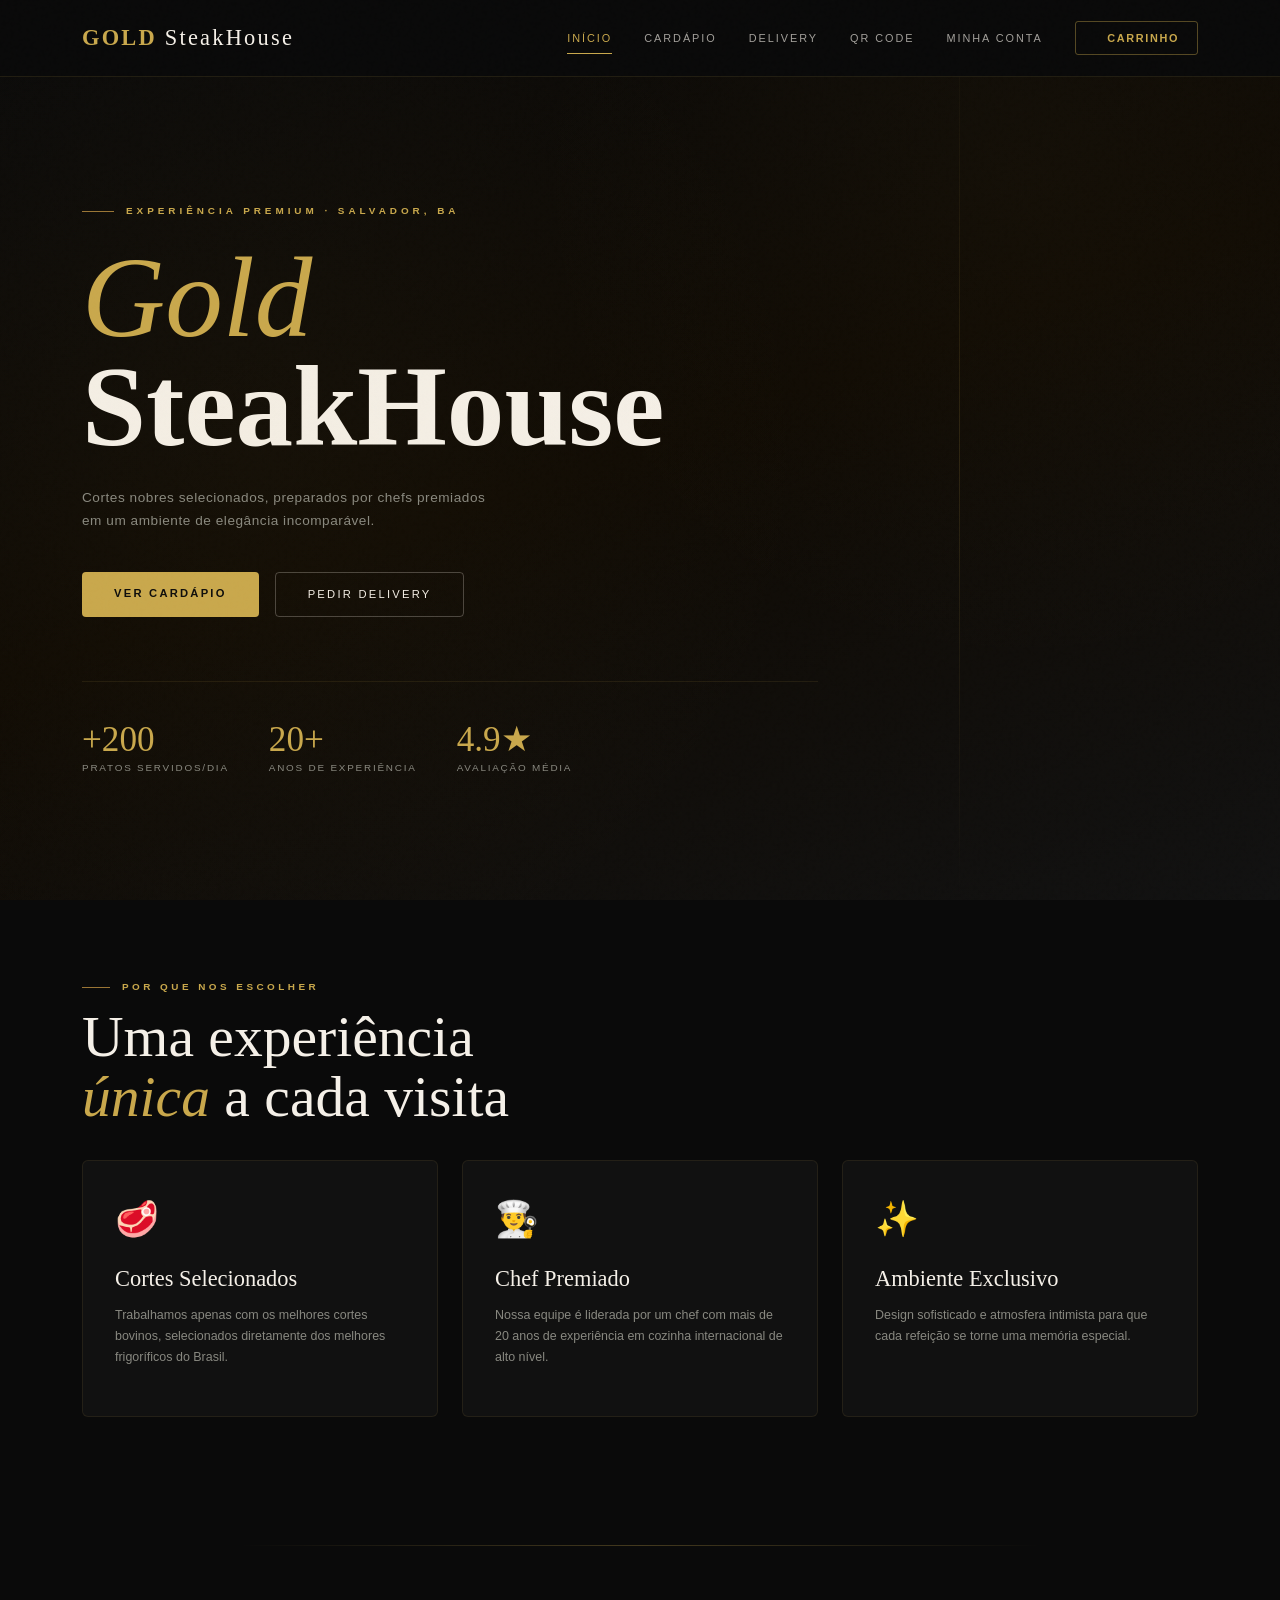
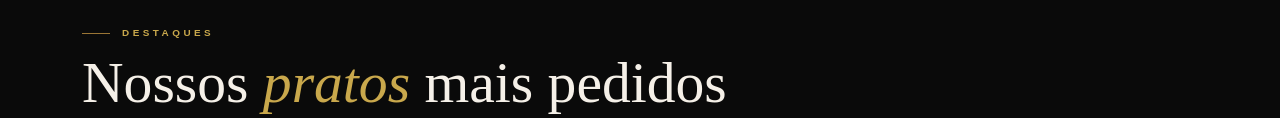
<file: index.html>
﻿<!DOCTYPE html>
<html lang="pt-BR">
<head>
  <meta charset="UTF-8">
  <meta http-equiv="refresh" content="0; url=public/home/index.html">
  <title>Gold SteakHouse</title>
</head>
<body>
  <p>Redirecionando... <a href="public/home/index.html">Clique aqui se não for redirecionado automaticamente</a></p>
</body>
</html>
</file>
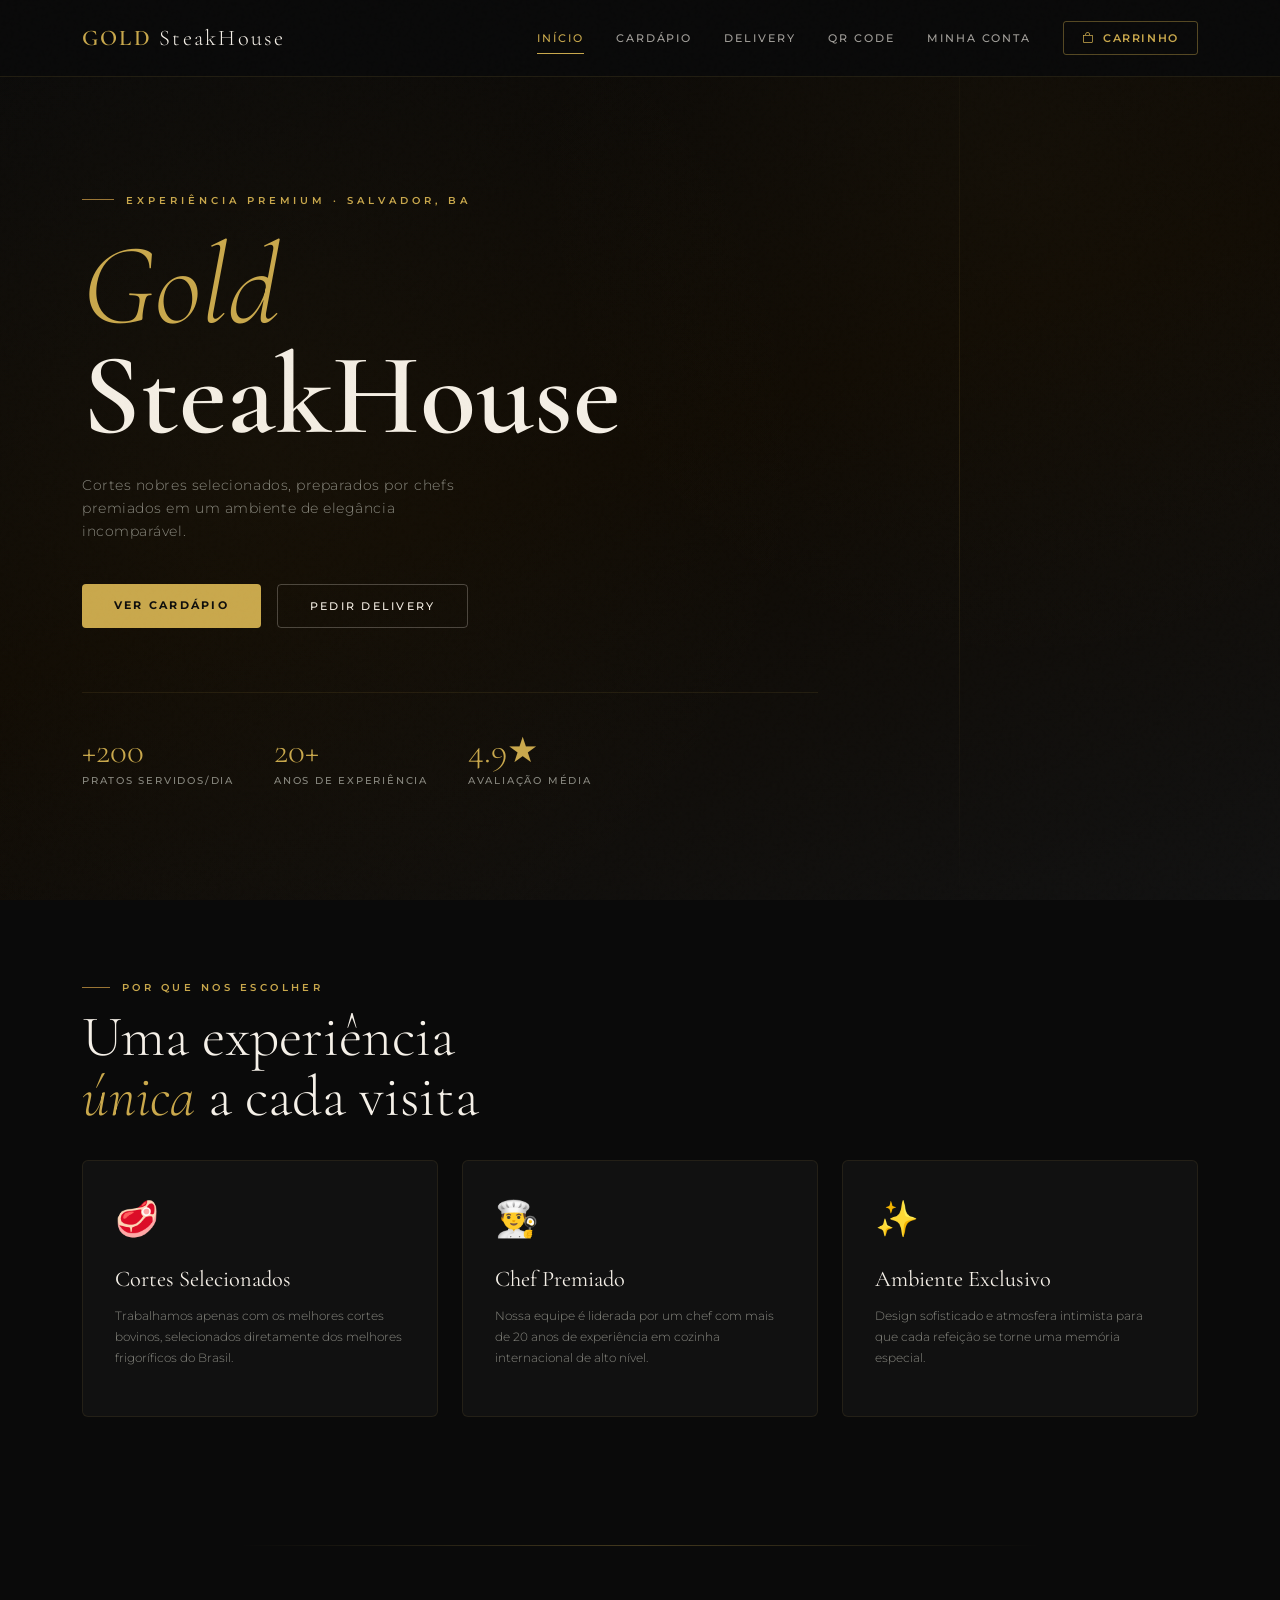
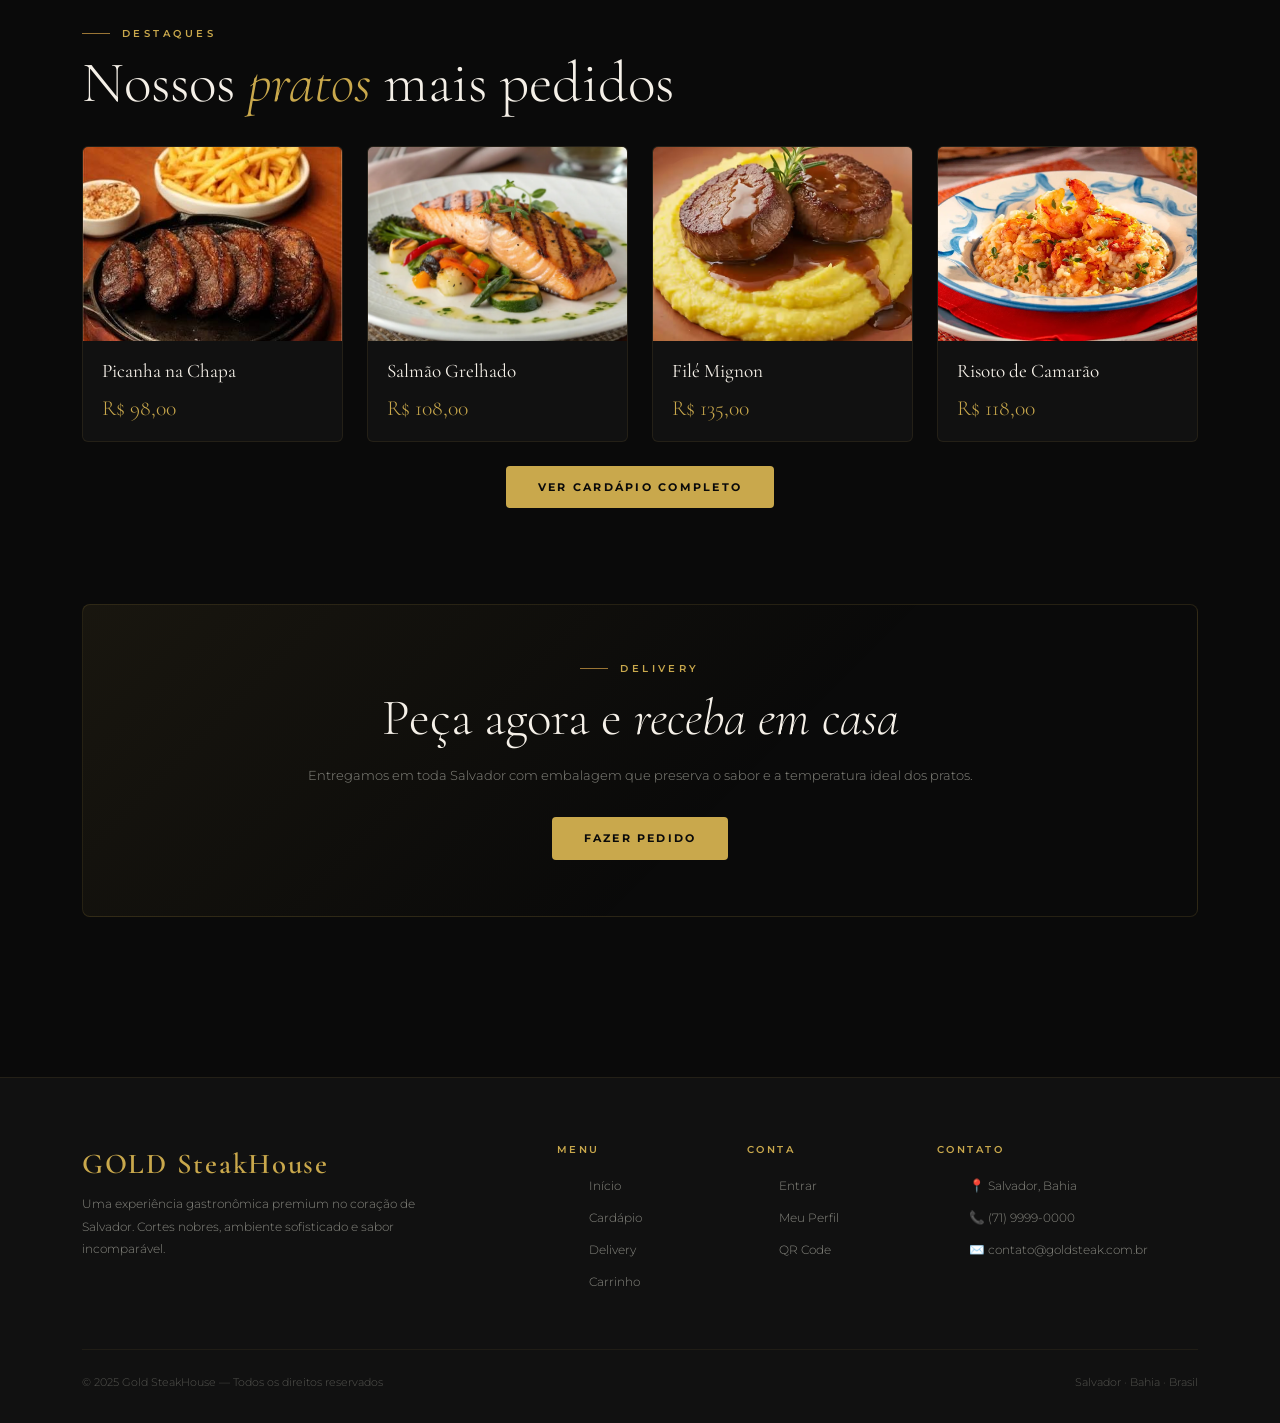
<file: public/home/index.html>
<!DOCTYPE html>
<html lang="pt-BR">
<head>
  <meta charset="UTF-8">
  <meta name="viewport" content="width=device-width, initial-scale=1.0">
  <title>Gold SteakHouse — Início</title>
  <link rel="preconnect" href="https://fonts.googleapis.com">
  <link href="https://fonts.googleapis.com/css2?family=Cormorant+Garamond:ital,wght@0,300;0,400;0,600;1,300;1,400&family=Montserrat:wght@300;400;500;600;700&display=swap" rel="stylesheet">
  <link href="https://cdn.jsdelivr.net/npm/bootstrap@5.3.3/dist/css/bootstrap.min.css" rel="stylesheet">
  <link href="https://cdn.jsdelivr.net/npm/bootstrap-icons@1.11.3/font/bootstrap-icons.min.css" rel="stylesheet">
  <link rel="stylesheet" href="../assets/css/global.css">
  <link rel="stylesheet" href="../assets/css/navbar.css">
  <link rel="stylesheet" href="../assets/css/home.css">
</head>
<body>

<!-- NAVBAR -->
<nav class="navbar navbar-expand-lg gs-navbar fixed-top">
  <div class="container">
    <a class="navbar-brand" href="index.html">GOLD <span>SteakHouse</span></a>
    <button class="navbar-toggler" type="button" data-bs-toggle="collapse" data-bs-target="#navMenu">
      <span class="navbar-toggler-icon"></span>
    </button>
    <div class="collapse navbar-collapse" id="navMenu">
      <ul class="navbar-nav ms-auto mb-2 mb-lg-0">
        <li class="nav-item"><a class="nav-link active" href="index.html">Início</a></li>
        <li class="nav-item"><a class="nav-link" href="../cardapio/cardapio.html">Cardápio</a></li>
        <li class="nav-item"><a class="nav-link" href="../delivery/delivery.html">Delivery</a></li>
        <li class="nav-item"><a class="nav-link" href="../qrcode/qrcode.html">QR Code</a></li>
        <li class="nav-item"><a class="nav-link" href="../perfil/perfil.html">Minha Conta</a></li>
      </ul>
      <div class="ms-lg-3 mt-2 mt-lg-0">
        <button class="btn-cart-nav" onclick="window.location.href='../carrinho/carrinho.html'">
          <i class="bi bi-bag"></i> Carrinho
          <span class="cart-badge" id="cartBadge" style="display:none">0</span>
        </button>
      </div>
    </div>
  </div>
</nav>

<!-- HERO -->
<section class="hero">
  <div class="hero-bg-pattern"></div>
  <div class="hero-line-deco"></div>
  <div class="container">
    <div class="row">
      <div class="col-lg-8">
        <div class="hero-tag">Experiência Premium · Salvador, BA</div>
        <h1 class="hero-title">
          <em>Gold</em>
          <strong>SteakHouse</strong>
        </h1>
        <p class="hero-sub">Cortes nobres selecionados, preparados por chefs premiados em um ambiente de elegância incomparável.</p>
        <div class="hero-ctas">
          <a href="../cardapio/cardapio.html" class="btn-gold">Ver Cardápio</a>
          <a href="../delivery/delivery.html" class="btn-outline">Pedir Delivery</a>
        </div>
        <div class="hero-stats">
          <div>
            <div class="hero-stat-num">+200</div>
            <div class="hero-stat-label">Pratos servidos/dia</div>
          </div>
          <div>
            <div class="hero-stat-num">20+</div>
            <div class="hero-stat-label">Anos de experiência</div>
          </div>
          <div>
            <div class="hero-stat-num">4.9★</div>
            <div class="hero-stat-label">Avaliação média</div>
          </div>
        </div>
      </div>
    </div>
  </div>
</section>

<!-- DIFERENCIAIS -->
<section class="home-section">
  <div class="container">
    <div class="section-label">Por que nos escolher</div>
    <h2 class="section-title">Uma experiência<br><em>única</em> a cada visita</h2>
    <div class="row g-4">
      <div class="col-md-4">
        <div class="feature-card">
          <span class="feature-icon">🥩</span>
          <div class="feature-title">Cortes Selecionados</div>
          <p class="feature-desc">Trabalhamos apenas com os melhores cortes bovinos, selecionados diretamente dos melhores frigoríficos do Brasil.</p>
        </div>
      </div>
      <div class="col-md-4">
        <div class="feature-card">
          <span class="feature-icon">👨‍🍳</span>
          <div class="feature-title">Chef Premiado</div>
          <p class="feature-desc">Nossa equipe é liderada por um chef com mais de 20 anos de experiência em cozinha internacional de alto nível.</p>
        </div>
      </div>
      <div class="col-md-4">
        <div class="feature-card">
          <span class="feature-icon">✨</span>
          <div class="feature-title">Ambiente Exclusivo</div>
          <p class="feature-desc">Design sofisticado e atmosfera intimista para que cada refeição se torne uma memória especial.</p>
        </div>
      </div>
    </div>
  </div>
</section>

<div class="gold-divider mx-auto" style="max-width:800px;"></div>

<!-- PRÉVIA DO CARDÁPIO -->
<section class="home-section" style="padding-top: 2rem;">
  <div class="container">
    <div class="section-label">Destaques</div>
    <h2 class="section-title">Nossos <em>pratos</em> mais pedidos</h2>
    <div class="row g-4 preview-grid mb-4">
      <div class="col-sm-6 col-lg-3">
        <div class="preview-item">
          <img class="preview-img" src="../assets/images/principal-picanha.jpeg" alt="Picanha na Chapa">
          <div class="preview-body">
            <div class="preview-name">Picanha na Chapa</div>
            <div class="preview-preco">R$ 98,00</div>
          </div>
        </div>
      </div>
      <div class="col-sm-6 col-lg-3">
        <div class="preview-item">
          <img class="preview-img" src="../assets/images/principal-salmao.jpeg" alt="Salmão Grelhado">
          <div class="preview-body">
            <div class="preview-name">Salmão Grelhado</div>
            <div class="preview-preco">R$ 108,00</div>
          </div>
        </div>
      </div>
      <div class="col-sm-6 col-lg-3">
        <div class="preview-item">
          <img class="preview-img" src="../assets/images/principal-filemignon.jpeg" alt="Filé Mignon com Purê">
          <div class="preview-body">
            <div class="preview-name">Filé Mignon</div>
            <div class="preview-preco">R$ 135,00</div>
          </div>
        </div>
      </div>
      <div class="col-sm-6 col-lg-3">
        <div class="preview-item">
          <img class="preview-img" src="../assets/images/principal-risoto-camarao.jpeg" alt="Risoto de Camarão">
          <div class="preview-body">
            <div class="preview-name">Risoto de Camarão</div>
            <div class="preview-preco">R$ 118,00</div>
          </div>
        </div>
      </div>
    </div>
    <div class="text-center">
      <a href="../cardapio/cardapio.html" class="btn-gold">Ver Cardápio Completo</a>
    </div>
  </div>
</section>

<!-- CTA DELIVERY -->
<section class="home-section" style="padding-top: 1rem;">
  <div class="container">
    <div class="cta-banner">
      <div class="section-label justify-content-center">Delivery</div>
      <h2>Peça agora e <em>receba em casa</em></h2>
      <p>Entregamos em toda Salvador com embalagem que preserva o sabor e a temperatura ideal dos pratos.</p>
      <a href="../delivery/delivery.html" class="btn-gold">Fazer Pedido</a>
    </div>
  </div>
</section>

<!-- FOOTER -->
<footer class="site-footer">
  <div class="container">
    <div class="row g-4">
      <div class="col-lg-4">
        <div class="footer-logo">GOLD SteakHouse</div>
        <p class="footer-desc">Uma experiência gastronômica premium no coração de Salvador. Cortes nobres, ambiente sofisticado e sabor incomparável.</p>
      </div>
      <div class="col-6 col-lg-2 offset-lg-1">
        <div class="footer-heading">Menu</div>
        <ul class="footer-links">
          <li><a href="index.html">Início</a></li>
          <li><a href="../cardapio/cardapio.html">Cardápio</a></li>
          <li><a href="../delivery/delivery.html">Delivery</a></li>
          <li><a href="../carrinho/carrinho.html">Carrinho</a></li>
        </ul>
      </div>
      <div class="col-6 col-lg-2">
        <div class="footer-heading">Conta</div>
        <ul class="footer-links">
          <li><a href="../login/login.html">Entrar</a></li>
          <li><a href="../perfil/perfil.html">Meu Perfil</a></li>
          <li><a href="../qrcode/qrcode.html">QR Code</a></li>
        </ul>
      </div>
      <div class="col-lg-3">
        <div class="footer-heading">Contato</div>
        <ul class="footer-links">
          <li><a href="#">📍 Salvador, Bahia</a></li>
          <li><a href="#">📞 (71) 9999-0000</a></li>
          <li><a href="#">✉️ contato@goldsteak.com.br</a></li>
        </ul>
      </div>
    </div>
    <div class="footer-bottom">
      <span>© 2025 Gold SteakHouse — Todos os direitos reservados</span>
      <span>Salvador · Bahia · Brasil</span>
    </div>
  </div>
</footer>

<script src="https://cdn.jsdelivr.net/npm/bootstrap@5.3.3/dist/js/bootstrap.bundle.min.js"></script>
<script src="../assets/js/data.js"></script>
<script src="../assets/js/cart.js"></script>
</body>
</html>
</file>
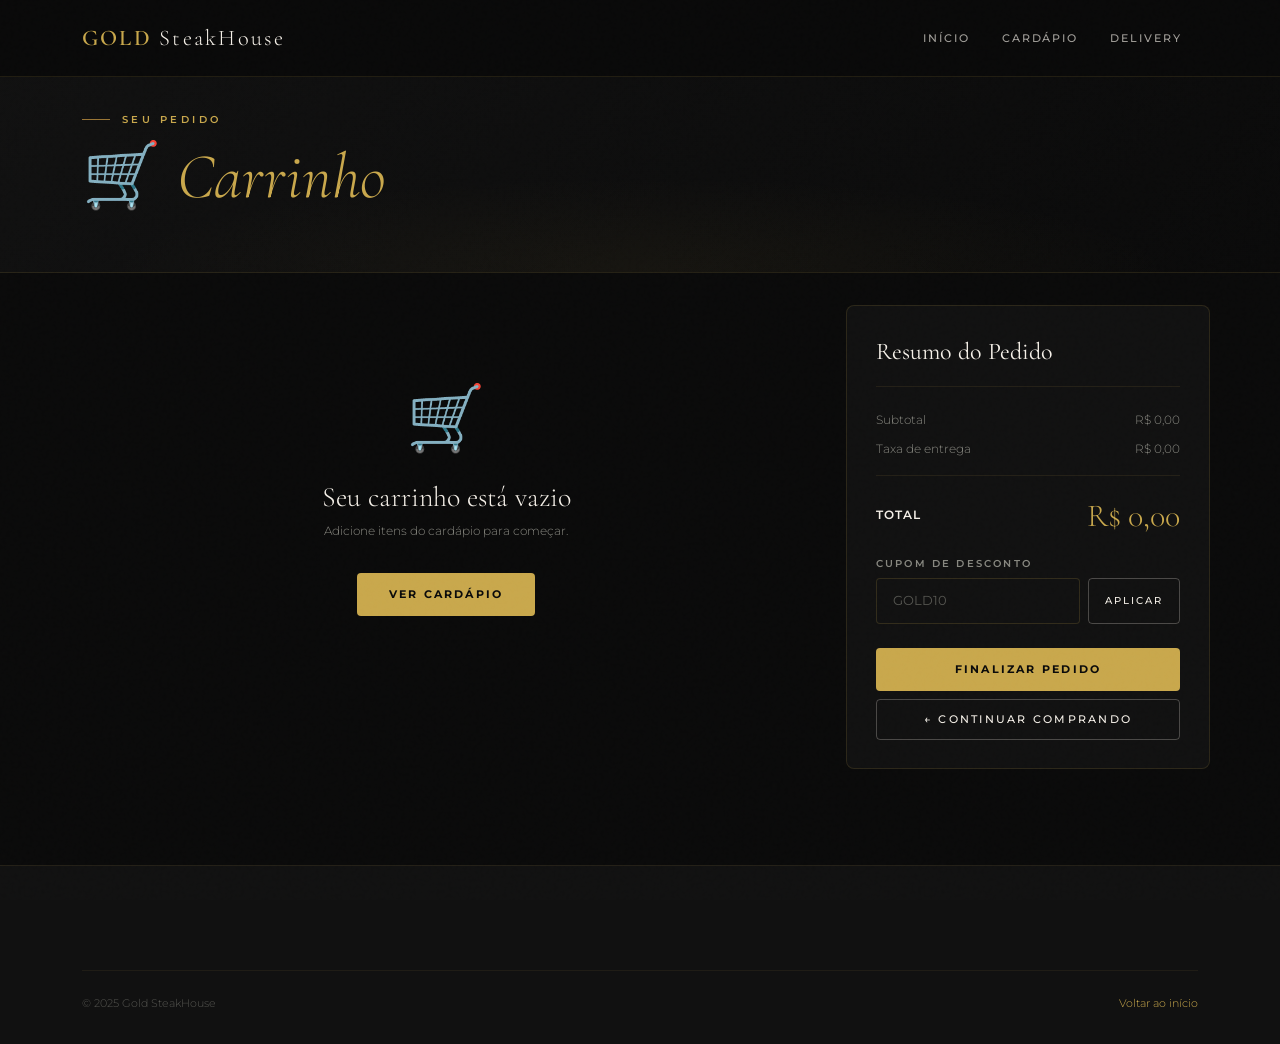
<file: public/carrinho/carrinho.html>
<!DOCTYPE html>
<html lang="pt-BR">
<head>
  <meta charset="UTF-8">
  <meta name="viewport" content="width=device-width, initial-scale=1.0">
  <title>Carrinho — Gold SteakHouse</title>
  <link rel="preconnect" href="https://fonts.googleapis.com">
  <link href="https://fonts.googleapis.com/css2?family=Cormorant+Garamond:ital,wght@0,300;0,400;0,600;1,300;1,400&family=Montserrat:wght@300;400;500;600;700&display=swap" rel="stylesheet">
  <link href="https://cdn.jsdelivr.net/npm/bootstrap@5.3.3/dist/css/bootstrap.min.css" rel="stylesheet">
  <link href="https://cdn.jsdelivr.net/npm/bootstrap-icons@1.11.3/font/bootstrap-icons.min.css" rel="stylesheet">
  <link rel="stylesheet" href="../assets/css/global.css">
  <link rel="stylesheet" href="../assets/css/navbar.css">
  <link rel="stylesheet" href="../assets/css/pages.css">
</head>
<body>

<nav class="navbar navbar-expand-lg gs-navbar fixed-top">
  <div class="container">
    <a class="navbar-brand" href="../home/index.html">GOLD <span>SteakHouse</span></a>
    <button class="navbar-toggler" type="button" data-bs-toggle="collapse" data-bs-target="#navMenu">
      <span class="navbar-toggler-icon"></span>
    </button>
    <div class="collapse navbar-collapse" id="navMenu">
      <ul class="navbar-nav ms-auto mb-2 mb-lg-0">
        <li class="nav-item"><a class="nav-link" href="../home/index.html">Início</a></li>
        <li class="nav-item"><a class="nav-link" href="../cardapio/cardapio.html">Cardápio</a></li>
        <li class="nav-item"><a class="nav-link" href="../delivery/delivery.html">Delivery</a></li>
      </ul>
    </div>
  </div>
</nav>

<header class="page-hero">
  <div class="container">
    <div class="section-label">Seu pedido</div>
    <h1>🛒 <em>Carrinho</em></h1>
  </div>
</header>

<main class="container carrinho-wrap">
  <div class="row g-4">
    <!-- Itens -->
    <div class="col-lg-8">
      <div id="cartItems"></div>
    </div>

    <!-- Resumo -->
    <div class="col-lg-4">
      <div class="cart-summary">
        <div class="summary-title">Resumo do Pedido</div>
        <div class="summary-line">
          <span>Subtotal</span>
          <span id="sumSubtotal">R$ 0,00</span>
        </div>
        <div class="summary-line">
          <span>Taxa de entrega</span>
          <span id="sumEntrega">R$ 0,00</span>
        </div>
        <div class="summary-total">
          <span class="summary-total-label">Total</span>
          <span class="summary-total-val" id="sumTotal">R$ 0,00</span>
        </div>
        <div class="mt-3">
          <div class="mb-2">
            <label class="form-label-gold" for="cupom">Cupom de desconto</label>
            <div style="display:flex; gap:8px;">
              <input type="text" id="cupom" class="form-control-gold" placeholder="GOLD10" style="flex:1;">
              <button class="btn-outline" style="padding:10px 16px; font-size:0.65rem; white-space:nowrap;" onclick="aplicarCupom()">Aplicar</button>
            </div>
            <div id="cupomMsg" style="font-size:0.68rem; margin-top:6px;"></div>
          </div>
        </div>
        <button class="btn-gold w-100 mt-3" id="btnFinalizar" onclick="finalizar()">
          Finalizar Pedido
        </button>
        <a href="../cardapio/cardapio.html" class="btn-outline w-100 mt-2" style="text-align:center; display:block; padding:11px;">
          ← Continuar comprando
        </a>
      </div>
    </div>
  </div>
</main>

<footer class="site-footer" style="margin-top:2rem;">
  <div class="container">
    <div class="footer-bottom">
      <span>© 2025 Gold SteakHouse</span>
      <a href="../home/index.html" style="color:var(--gold);">Voltar ao início</a>
    </div>
  </div>
</footer>

<!-- Modal confirmação -->
<div class="modal fade" id="modalFinalizar" tabindex="-1">
  <div class="modal-dialog modal-dialog-centered">
    <div class="modal-content" style="background: var(--black-2); border: 1px solid rgba(201,168,76,0.2); border-radius:8px; text-align:center;">
      <div class="modal-body p-4">
        <div style="font-size:3rem; margin-bottom:1rem;">🎉</div>
        <div style="font-family:var(--font-display); font-size:2rem; font-weight:300; color:var(--white); margin-bottom:0.5rem;">Pedido confirmado!</div>
        <p style="font-size:0.78rem; color:var(--gray); margin-bottom:2rem; line-height:1.7;">
          Seu pedido foi recebido com sucesso. Em breve nossa equipe entrará em contato para confirmar o prazo de entrega.
        </p>
        <button class="btn-gold" onclick="voltarInicio()">Voltar ao início</button>
      </div>
    </div>
  </div>
</div>

<script src="https://cdn.jsdelivr.net/npm/bootstrap@5.3.3/dist/js/bootstrap.bundle.min.js"></script>
<script src="../assets/js/data.js"></script>
<script src="../assets/js/cart.js"></script>
<script>
const TAXA = 8;
let desconto = 0;

function renderCarrinho() {
  const el = document.getElementById('cartItems');
  const items = Cart.items;

  if (items.length === 0) {
    el.innerHTML = `
      <div class="empty-cart">
        <div class="empty-cart-icon">🛒</div>
        <h3 style="font-family:var(--font-display); font-weight:300; color:var(--white); margin-bottom:0.5rem;">Seu carrinho está vazio</h3>
        <p style="font-size:0.78rem; margin-bottom:2rem;">Adicione itens do cardápio para começar.</p>
        <a href="../cardapio/cardapio.html" class="btn-gold">Ver Cardápio</a>
      </div>`;
    document.getElementById('btnFinalizar').disabled = true;
    atualizarResumo();
    return;
  }

  document.getElementById('btnFinalizar').disabled = false;
  el.innerHTML = items.map(item => `
    <div class="cart-item" id="ci-${item.id}">
      <img class="cart-item-img" src="${item.img}" alt="${item.nome}" onerror="this.src='https://images.unsplash.com/photo-1504674900247-0877df9cc836?w=200&q=75'">
      <div style="flex:1; min-width:0;">
        <div class="cart-item-name">${item.nome}</div>
        <div class="cart-item-preco">${formatPreco(item.preco)} cada</div>
      </div>
      <div class="qty-ctrl">
        <button class="qty-btn" onclick="mudarQty('${item.id}', ${item.qty - 1})">−</button>
        <div class="qty-num">${item.qty}</div>
        <button class="qty-btn" onclick="mudarQty('${item.id}', ${item.qty + 1})">+</button>
      </div>
      <div class="cart-item-subtotal">${formatPreco(item.preco * item.qty)}</div>
      <button class="btn-remove" onclick="remover('${item.id}')" title="Remover">
        <i class="bi bi-trash"></i>
      </button>
    </div>
  `).join('');
  atualizarResumo();
}

function mudarQty(id, qty) {
  if (qty < 1) { remover(id); return; }
  Cart.updateQty(id, qty);
  renderCarrinho();
}

function remover(id) {
  Cart.remove(id);
  renderCarrinho();
}

function atualizarResumo() {
  const sub = Cart.total();
  const taxa = Cart.items.length > 0 ? TAXA : 0;
  const total = sub + taxa - desconto;
  document.getElementById('sumSubtotal').textContent = formatPreco(sub);
  document.getElementById('sumEntrega').textContent = formatPreco(taxa);
  document.getElementById('sumTotal').textContent = formatPreco(Math.max(0, total));
}

function aplicarCupom() {
  const cupom = document.getElementById('cupom').value.trim().toUpperCase();
  const msg = document.getElementById('cupomMsg');
  const CUPONS = { 'GOLD10': 10, 'GOLDVIP': 20, 'BEMVINDO': 15 };
  if (CUPONS[cupom]) {
    desconto = CUPONS[cupom];
    msg.style.color = 'var(--gold)';
    msg.textContent = `✓ Cupom aplicado: -R$ ${desconto.toFixed(2).replace('.',',')}`;
    atualizarResumo();
  } else {
    desconto = 0;
    msg.style.color = '#e74c3c';
    msg.textContent = 'Cupom inválido ou expirado.';
    atualizarResumo();
  }
}

function finalizar() {
  if (Cart.items.length === 0) return;
  new bootstrap.Modal(document.getElementById('modalFinalizar')).show();
}

function voltarInicio() {
  Cart.clear();
  window.location.href = '../home/index.html';
}

document.addEventListener('DOMContentLoaded', renderCarrinho);
</script>
</body>
</html>
</file>
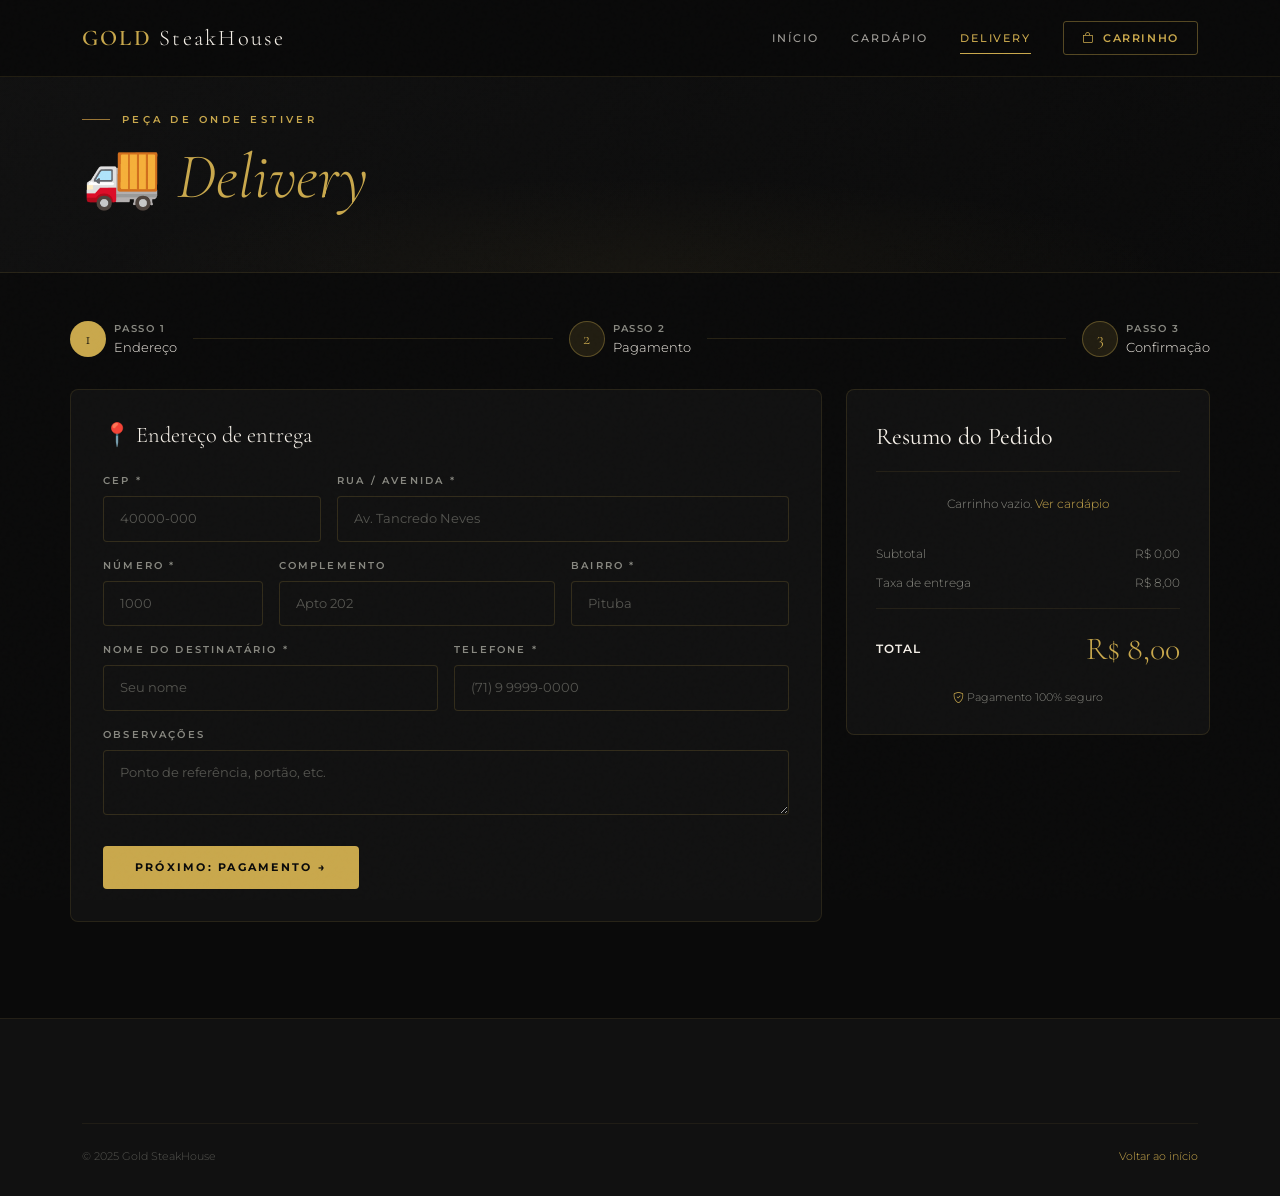
<file: public/delivery/delivery.html>
<!DOCTYPE html>
<html lang="pt-BR">
<head>
  <meta charset="UTF-8">
  <meta name="viewport" content="width=device-width, initial-scale=1.0">
  <title>Delivery — Gold SteakHouse</title>
  <link rel="preconnect" href="https://fonts.googleapis.com">
  <link href="https://fonts.googleapis.com/css2?family=Cormorant+Garamond:ital,wght@0,300;0,400;0,600;1,300;1,400&family=Montserrat:wght@300;400;500;600;700&display=swap" rel="stylesheet">
  <link href="https://cdn.jsdelivr.net/npm/bootstrap@5.3.3/dist/css/bootstrap.min.css" rel="stylesheet">
  <link href="https://cdn.jsdelivr.net/npm/bootstrap-icons@1.11.3/font/bootstrap-icons.min.css" rel="stylesheet">
  <link rel="stylesheet" href="../assets/css/global.css">
  <link rel="stylesheet" href="../assets/css/navbar.css">
  <link rel="stylesheet" href="../assets/css/pages.css">
  <style>
    .step-num {
      width: 36px; height: 36px; border-radius: 50%;
      background: rgba(201,168,76,0.12); border: 1px solid rgba(201,168,76,0.35);
      display: flex; align-items: center; justify-content: center;
      font-family: var(--font-display); font-size: 1.1rem; color: var(--gold);
      flex-shrink: 0;
    }
    .step-active .step-num { background: var(--gold); color: var(--black); }
    .step-label { font-size: 0.62rem; font-weight: 600; letter-spacing: 0.15em; text-transform: uppercase; color: var(--gray); margin-bottom: 2px; }
    .step-title { font-size: 0.82rem; color: var(--white); }
    .step-connector { height: 1px; background: rgba(201,168,76,0.15); flex: 1; }
  </style>
</head>
<body>

<nav class="navbar navbar-expand-lg gs-navbar fixed-top">
  <div class="container">
    <a class="navbar-brand" href="../home/index.html">GOLD <span>SteakHouse</span></a>
    <button class="navbar-toggler" type="button" data-bs-toggle="collapse" data-bs-target="#navMenu">
      <span class="navbar-toggler-icon"></span>
    </button>
    <div class="collapse navbar-collapse" id="navMenu">
      <ul class="navbar-nav ms-auto mb-2 mb-lg-0">
        <li class="nav-item"><a class="nav-link" href="../home/index.html">Início</a></li>
        <li class="nav-item"><a class="nav-link" href="../cardapio/cardapio.html">Cardápio</a></li>
        <li class="nav-item"><a class="nav-link active" href="delivery.html">Delivery</a></li>
      </ul>
      <div class="ms-lg-3 mt-2 mt-lg-0">
        <button class="btn-cart-nav" onclick="window.location.href='../carrinho/carrinho.html'">
          <i class="bi bi-bag"></i> Carrinho
          <span class="cart-badge" id="cartBadge" style="display:none">0</span>
        </button>
      </div>
    </div>
  </div>
</nav>

<header class="page-hero">
  <div class="container">
    <div class="section-label">Peça de onde estiver</div>
    <h1>🚚 <em>Delivery</em></h1>
  </div>
</header>

<main class="container" style="padding: 3rem 0 5rem;">

  <!-- Steps -->
  <div class="d-flex align-items-center gap-3 mb-4 overflow-auto pb-2" style="scrollbar-width:none;">
    <div class="d-flex align-items-center gap-2 step-active" id="stepInd1">
      <div class="step-num">1</div>
      <div><div class="step-label">Passo 1</div><div class="step-title">Endereço</div></div>
    </div>
    <div class="step-connector"></div>
    <div class="d-flex align-items-center gap-2" id="stepInd2">
      <div class="step-num">2</div>
      <div><div class="step-label">Passo 2</div><div class="step-title">Pagamento</div></div>
    </div>
    <div class="step-connector"></div>
    <div class="d-flex align-items-center gap-2" id="stepInd3">
      <div class="step-num">3</div>
      <div><div class="step-label">Passo 3</div><div class="step-title">Confirmação</div></div>
    </div>
  </div>

  <div class="row g-4">
    <div class="col-lg-8">

      <!-- Step 1: Endereço -->
      <div id="step1" class="delivery-form">
        <h5 style="font-family:var(--font-display); font-size:1.4rem; font-weight:300; color:var(--white); margin-bottom:1.5rem;">📍 Endereço de entrega</h5>
        <div class="row g-3">
          <div class="col-sm-4">
            <label class="form-label-gold">CEP *</label>
            <input type="text" id="dlvCep" class="form-control-gold" placeholder="40000-000" maxlength="9">
          </div>
          <div class="col-sm-8">
            <label class="form-label-gold">Rua / Avenida *</label>
            <input type="text" id="dlvRua" class="form-control-gold" placeholder="Av. Tancredo Neves">
          </div>
          <div class="col-sm-3">
            <label class="form-label-gold">Número *</label>
            <input type="text" id="dlvNum" class="form-control-gold" placeholder="1000">
          </div>
          <div class="col-sm-5">
            <label class="form-label-gold">Complemento</label>
            <input type="text" id="dlvComp" class="form-control-gold" placeholder="Apto 202">
          </div>
          <div class="col-sm-4">
            <label class="form-label-gold">Bairro *</label>
            <input type="text" id="dlvBairro" class="form-control-gold" placeholder="Pituba">
          </div>
          <div class="col-sm-6">
            <label class="form-label-gold">Nome do destinatário *</label>
            <input type="text" id="dlvNome" class="form-control-gold" placeholder="Seu nome">
          </div>
          <div class="col-sm-6">
            <label class="form-label-gold">Telefone *</label>
            <input type="tel" id="dlvTel" class="form-control-gold" placeholder="(71) 9 9999-0000">
          </div>
          <div class="col-12">
            <label class="form-label-gold">Observações</label>
            <textarea class="form-control-gold" id="dlvObs" rows="2" placeholder="Ponto de referência, portão, etc." style="resize:vertical;"></textarea>
          </div>
        </div>
        <div id="errEnd" style="display:none; font-size:0.72rem; color:#e74c3c; margin-top:10px;"></div>
        <div class="mt-4">
          <button class="btn-gold" onclick="irStep2()">Próximo: Pagamento →</button>
        </div>
      </div>

      <!-- Step 2: Pagamento -->
      <div id="step2" class="delivery-form" style="display:none;">
        <h5 style="font-family:var(--font-display); font-size:1.4rem; font-weight:300; color:var(--white); margin-bottom:1.5rem;">💳 Forma de pagamento</h5>
        <div class="row g-3 mb-3">
          <div class="col-sm-6 col-lg-3">
            <label style="cursor:pointer; display:block;">
              <input type="radio" name="pagto" value="pix" style="display:none;" onchange="togglePagto(this)">
              <div class="pagto-opt" style="background:var(--black-3); border:1px solid rgba(201,168,76,0.15); border-radius:6px; padding:1.2rem; text-align:center; transition:all 0.3s;">
                <div style="font-size:1.8rem; margin-bottom:0.4rem;">📱</div>
                <div style="font-size:0.7rem; font-weight:600; letter-spacing:0.1em; color:var(--white);">PIX</div>
              </div>
            </label>
          </div>
          <div class="col-sm-6 col-lg-3">
            <label style="cursor:pointer; display:block;">
              <input type="radio" name="pagto" value="cartao" style="display:none;" onchange="togglePagto(this)">
              <div class="pagto-opt" style="background:var(--black-3); border:1px solid rgba(201,168,76,0.15); border-radius:6px; padding:1.2rem; text-align:center; transition:all 0.3s;">
                <div style="font-size:1.8rem; margin-bottom:0.4rem;">💳</div>
                <div style="font-size:0.7rem; font-weight:600; letter-spacing:0.1em; color:var(--white);">Cartão</div>
              </div>
            </label>
          </div>
          <div class="col-sm-6 col-lg-3">
            <label style="cursor:pointer; display:block;">
              <input type="radio" name="pagto" value="dinheiro" style="display:none;" onchange="togglePagto(this)">
              <div class="pagto-opt" style="background:var(--black-3); border:1px solid rgba(201,168,76,0.15); border-radius:6px; padding:1.2rem; text-align:center; transition:all 0.3s;">
                <div style="font-size:1.8rem; margin-bottom:0.4rem;">💵</div>
                <div style="font-size:0.7rem; font-weight:600; letter-spacing:0.1em; color:var(--white);">Dinheiro</div>
              </div>
            </label>
          </div>
          <div class="col-sm-6 col-lg-3">
            <label style="cursor:pointer; display:block;">
              <input type="radio" name="pagto" value="vale" style="display:none;" onchange="togglePagto(this)">
              <div class="pagto-opt" style="background:var(--black-3); border:1px solid rgba(201,168,76,0.15); border-radius:6px; padding:1.2rem; text-align:center; transition:all 0.3s;">
                <div style="font-size:1.8rem; margin-bottom:0.4rem;">🎫</div>
                <div style="font-size:0.7rem; font-weight:600; letter-spacing:0.1em; color:var(--white);">Vale Refeição</div>
              </div>
            </label>
          </div>
        </div>

        <!-- Cartão detalhes -->
        <div id="detCartao" style="display:none;" class="row g-3 mb-3">
          <div class="col-12">
            <label class="form-label-gold">Número do cartão</label>
            <input type="text" id="cardNum" class="form-control-gold" placeholder="0000 0000 0000 0000" maxlength="19">
          </div>
          <div class="col-sm-6">
            <label class="form-label-gold">Nome no cartão</label>
            <input type="text" id="cardNome" class="form-control-gold" placeholder="NOME SOBRENOME">
          </div>
          <div class="col-sm-3">
            <label class="form-label-gold">Validade</label>
            <input type="text" id="cardVal" class="form-control-gold" placeholder="MM/AA" maxlength="5">
          </div>
          <div class="col-sm-3">
            <label class="form-label-gold">CVV</label>
            <input type="text" id="cardCvv" class="form-control-gold" placeholder="000" maxlength="3">
          </div>
        </div>

        <!-- Troco -->
        <div id="detDinheiro" style="display:none;" class="mb-3">
          <label class="form-label-gold">Troco para quanto?</label>
          <input type="text" id="troco" class="form-control-gold" placeholder="R$ 100,00" style="max-width:200px;">
        </div>

        <div id="errPagto" style="display:none; font-size:0.72rem; color:#e74c3c; margin-top:10px;"></div>
        <div class="d-flex gap-3 mt-4 flex-wrap">
          <button class="btn-outline" onclick="voltarStep1()">← Endereço</button>
          <button class="btn-gold" onclick="irStep3()">Confirmar Pedido →</button>
        </div>
      </div>

      <!-- Step 3: Confirmação -->
      <div id="step3" style="display:none; text-align:center; padding: 3rem 2rem;">
        <div style="font-size:4rem; margin-bottom:1rem;">🎉</div>
        <h3 style="font-family:var(--font-display); font-size:2.5rem; font-weight:300; color:var(--white); margin-bottom:0.5rem;">Pedido confirmado!</h3>
        <p style="font-size:0.82rem; color:var(--gray); line-height:1.7; margin-bottom:0.5rem;">
          Seu pedido foi recebido com sucesso.
        </p>
        <p style="font-size:0.78rem; color:var(--gold); margin-bottom:2rem;">Tempo estimado: <strong>40–60 minutos</strong></p>
        <div class="d-flex gap-3 justify-content-center flex-wrap">
          <a href="../home/index.html" class="btn-gold">Voltar ao início</a>
          <a href="../cardapio/cardapio.html" class="btn-outline">Ver Cardápio</a>
        </div>
      </div>

    </div>

    <!-- Resumo lateral -->
    <div class="col-lg-4">
      <div class="cart-summary" style="position:sticky; top:90px;">
        <div class="summary-title">Resumo do Pedido</div>
        <div id="dlvItems" style="margin-bottom:1rem; max-height:200px; overflow-y:auto;"></div>
        <div class="summary-line"><span>Subtotal</span><span id="dlvSub">R$ 0,00</span></div>
        <div class="summary-line"><span>Taxa de entrega</span><span>R$ 8,00</span></div>
        <div class="summary-total">
          <span class="summary-total-label">Total</span>
          <span class="summary-total-val" id="dlvTotal">R$ 0,00</span>
        </div>
        <div style="margin-top:1rem; font-size:0.68rem; color:var(--gray); text-align:center;">
          <i class="bi bi-shield-check" style="color:var(--gold);"></i> Pagamento 100% seguro
        </div>
      </div>
    </div>
  </div>
</main>

<footer class="site-footer" style="margin-top:1rem;">
  <div class="container">
    <div class="footer-bottom">
      <span>© 2025 Gold SteakHouse</span>
      <a href="../home/index.html" style="color:var(--gold);">Voltar ao início</a>
    </div>
  </div>
</footer>

<script src="https://cdn.jsdelivr.net/npm/bootstrap@5.3.3/dist/js/bootstrap.bundle.min.js"></script>
<script src="../assets/js/data.js"></script>
<script src="../assets/js/cart.js"></script>
<script>
  document.addEventListener('DOMContentLoaded', () => {
    const items = Cart.items;
    const el = document.getElementById('dlvItems');
    if (!items.length) {
      el.innerHTML = `<p style="font-size:0.72rem; color:var(--gray); text-align:center;">Carrinho vazio. <a href="../cardapio/cardapio.html" style="color:var(--gold);">Ver cardápio</a></p>`;
    } else {
      el.innerHTML = items.map(i => `
        <div style="display:flex; justify-content:space-between; font-size:0.72rem; color:var(--gray); margin-bottom:6px;">
          <span>${i.qty}× ${i.nome}</span>
          <span style="color:var(--white);">${formatPreco(i.preco*i.qty)}</span>
        </div>`).join('');
    }
    const sub = Cart.total();
    document.getElementById('dlvSub').textContent = formatPreco(sub);
    document.getElementById('dlvTotal').textContent = formatPreco(sub + 8);
  });

  function irStep2() {
    const campos = ['dlvCep','dlvRua','dlvNum','dlvBairro','dlvNome','dlvTel'];
    const err = campos.some(id => !document.getElementById(id).value.trim());
    if (err) { document.getElementById('errEnd').style.display='block'; document.getElementById('errEnd').textContent='Preencha todos os campos obrigatórios (*)'; return; }
    document.getElementById('errEnd').style.display='none';
    document.getElementById('step1').style.display='none';
    document.getElementById('step2').style.display='block';
    document.getElementById('stepInd2').classList.add('step-active');
  }

  function voltarStep1() {
    document.getElementById('step2').style.display='none';
    document.getElementById('step1').style.display='block';
    document.getElementById('stepInd2').classList.remove('step-active');
  }

  function irStep3() {
    const pagto = document.querySelector('input[name="pagto"]:checked');
    if (!pagto) { document.getElementById('errPagto').style.display='block'; document.getElementById('errPagto').textContent='Selecione uma forma de pagamento.'; return; }
    document.getElementById('errPagto').style.display='none';
    document.getElementById('step2').style.display='none';
    document.getElementById('step3').style.display='block';
    document.getElementById('stepInd3').classList.add('step-active');
    Cart.clear();
  }

  function togglePagto(radio) {
    document.querySelectorAll('.pagto-opt').forEach(el => {
      el.style.borderColor='rgba(201,168,76,0.15)';
      el.style.background='var(--black-3)';
    });
    const opt = radio.closest('label').querySelector('.pagto-opt');
    opt.style.borderColor='var(--gold)';
    opt.style.background='rgba(201,168,76,0.06)';
    document.getElementById('detCartao').style.display = radio.value==='cartao' ? 'flex' : 'none';
    document.getElementById('detDinheiro').style.display = radio.value==='dinheiro' ? 'block' : 'none';
    if (radio.value==='cartao') document.getElementById('detCartao').style.flexWrap='wrap';
  }

  // Máscara cartão
  document.getElementById('cardNum')?.addEventListener('input', function() {
    this.value = this.value.replace(/\D/g,'').replace(/(\d{4})/g,'$1 ').trim().slice(0,19);
  });
</script>
</body>
</html>
</file>
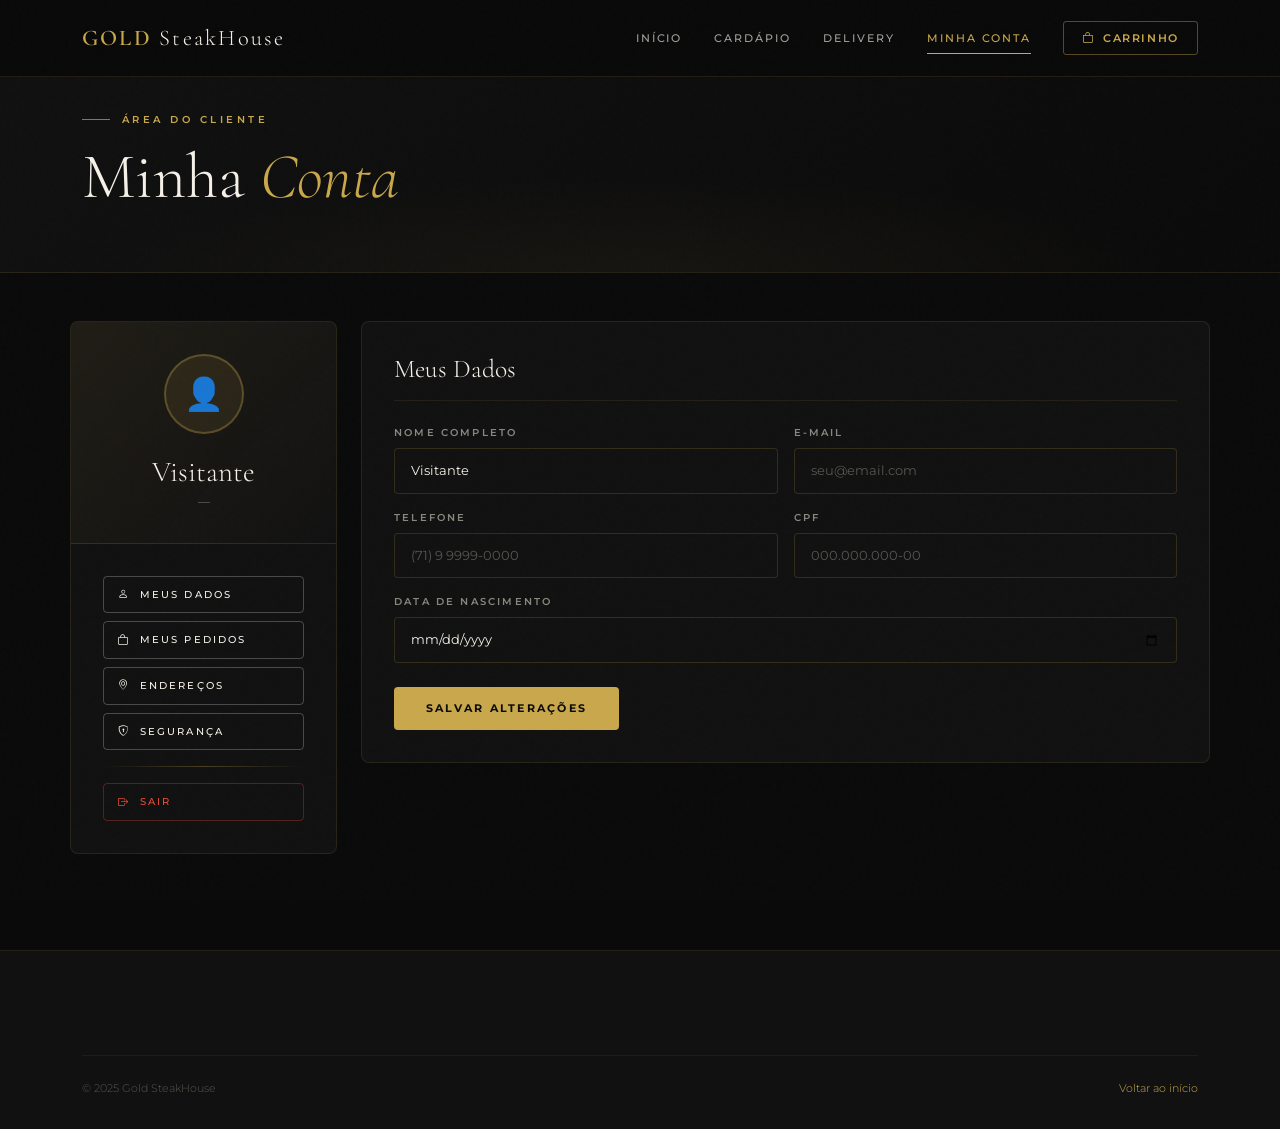
<file: public/perfil/perfil.html>
<!DOCTYPE html>
<html lang="pt-BR">
<head>
  <meta charset="UTF-8">
  <meta name="viewport" content="width=device-width, initial-scale=1.0">
  <title>Minha Conta — Gold SteakHouse</title>
  <link rel="preconnect" href="https://fonts.googleapis.com">
  <link href="https://fonts.googleapis.com/css2?family=Cormorant+Garamond:ital,wght@0,300;0,400;0,600;1,300;1,400&family=Montserrat:wght@300;400;500;600;700&display=swap" rel="stylesheet">
  <link href="https://cdn.jsdelivr.net/npm/bootstrap@5.3.3/dist/css/bootstrap.min.css" rel="stylesheet">
  <link href="https://cdn.jsdelivr.net/npm/bootstrap-icons@1.11.3/font/bootstrap-icons.min.css" rel="stylesheet">
  <link rel="stylesheet" href="../assets/css/global.css">
  <link rel="stylesheet" href="../assets/css/navbar.css">
  <link rel="stylesheet" href="../assets/css/pages.css">
</head>
<body>

<nav class="navbar navbar-expand-lg gs-navbar fixed-top">
  <div class="container">
    <a class="navbar-brand" href="../home/index.html">GOLD <span>SteakHouse</span></a>
    <button class="navbar-toggler" type="button" data-bs-toggle="collapse" data-bs-target="#navMenu">
      <span class="navbar-toggler-icon"></span>
    </button>
    <div class="collapse navbar-collapse" id="navMenu">
      <ul class="navbar-nav ms-auto mb-2 mb-lg-0">
        <li class="nav-item"><a class="nav-link" href="../home/index.html">Início</a></li>
        <li class="nav-item"><a class="nav-link" href="../cardapio/cardapio.html">Cardápio</a></li>
        <li class="nav-item"><a class="nav-link" href="../delivery/delivery.html">Delivery</a></li>
        <li class="nav-item"><a class="nav-link active" href="perfil.html">Minha Conta</a></li>
      </ul>
      <div class="ms-lg-3 mt-2 mt-lg-0">
        <button class="btn-cart-nav" onclick="window.location.href='../carrinho/carrinho.html'">
          <i class="bi bi-bag"></i> Carrinho
          <span class="cart-badge" id="cartBadge" style="display:none">0</span>
        </button>
      </div>
    </div>
  </div>
</nav>

<header class="page-hero">
  <div class="container">
    <div class="section-label">Área do cliente</div>
    <h1>Minha <em>Conta</em></h1>
  </div>
</header>

<main class="container" style="padding: 3rem 0 5rem;">
  <div class="row g-4">
    <!-- Sidebar -->
    <div class="col-lg-3">
      <div class="perfil-card">
        <div class="perfil-header">
          <div class="perfil-avatar">👤</div>
          <div class="perfil-name" id="perfilNome">Visitante</div>
          <div class="perfil-email" id="perfilEmail">—</div>
        </div>
        <div class="perfil-body">
          <div class="d-grid gap-2">
            <button class="btn-outline text-start" style="padding:10px 14px; font-size:0.65rem; display:flex; align-items:center; gap:10px;" onclick="mostrarAba('dados')">
              <i class="bi bi-person"></i> Meus Dados
            </button>
            <button class="btn-outline text-start" style="padding:10px 14px; font-size:0.65rem; display:flex; align-items:center; gap:10px;" onclick="mostrarAba('pedidos')">
              <i class="bi bi-bag"></i> Meus Pedidos
            </button>
            <button class="btn-outline text-start" style="padding:10px 14px; font-size:0.65rem; display:flex; align-items:center; gap:10px;" onclick="mostrarAba('endereco')">
              <i class="bi bi-geo-alt"></i> Endereços
            </button>
            <button class="btn-outline text-start" style="padding:10px 14px; font-size:0.65rem; display:flex; align-items:center; gap:10px;" onclick="mostrarAba('senha')">
              <i class="bi bi-shield-lock"></i> Segurança
            </button>
            <div class="gold-divider" style="margin:0.5rem 0;"></div>
            <button class="btn-outline text-start" style="padding:10px 14px; font-size:0.65rem; display:flex; align-items:center; gap:10px; border-color:rgba(231,76,60,0.3); color:#e74c3c;" onclick="sair()">
              <i class="bi bi-box-arrow-right"></i> Sair
            </button>
          </div>
        </div>
      </div>
    </div>

    <!-- Conteúdo das abas -->
    <div class="col-lg-9">

      <!-- Meus Dados -->
      <div id="aba-dados" class="perfil-card">
        <div class="perfil-body">
          <h4 style="font-family:var(--font-display); font-size:1.6rem; font-weight:300; color:var(--white); margin-bottom:1.5rem; padding-bottom:1rem; border-bottom:1px solid rgba(201,168,76,0.1);">
            Meus Dados
          </h4>
          <div id="alertDados" class="d-none mb-3" style="font-size:0.75rem; color:var(--gold); background:rgba(201,168,76,0.08); border:1px solid rgba(201,168,76,0.2); border-radius:4px; padding:10px 14px;"></div>
          <div class="row g-3">
            <div class="col-sm-6">
              <label class="form-label-gold">Nome completo</label>
              <input type="text" id="inputNome" class="form-control-gold" placeholder="Seu nome">
            </div>
            <div class="col-sm-6">
              <label class="form-label-gold">E-mail</label>
              <input type="email" id="inputEmail" class="form-control-gold" placeholder="seu@email.com">
            </div>
            <div class="col-sm-6">
              <label class="form-label-gold">Telefone</label>
              <input type="tel" id="inputTel" class="form-control-gold" placeholder="(71) 9 9999-0000">
            </div>
            <div class="col-sm-6">
              <label class="form-label-gold">CPF</label>
              <input type="text" id="inputCpf" class="form-control-gold" placeholder="000.000.000-00">
            </div>
            <div class="col-12">
              <label class="form-label-gold">Data de nascimento</label>
              <input type="date" id="inputNasc" class="form-control-gold">
            </div>
          </div>
          <div class="mt-4">
            <button class="btn-gold" onclick="salvarDados()">Salvar Alterações</button>
          </div>
        </div>
      </div>

      <!-- Meus Pedidos -->
      <div id="aba-pedidos" class="perfil-card" style="display:none;">
        <div class="perfil-body">
          <h4 style="font-family:var(--font-display); font-size:1.6rem; font-weight:300; color:var(--white); margin-bottom:1.5rem; padding-bottom:1rem; border-bottom:1px solid rgba(201,168,76,0.1);">
            Meus Pedidos
          </h4>
          <!-- Pedidos simulados -->
          <div style="background:var(--black-3); border:1px solid rgba(201,168,76,0.1); border-radius:6px; padding:1.2rem; margin-bottom:1rem;">
            <div class="d-flex justify-content-between align-items-start flex-wrap gap-2">
              <div>
                <div style="font-family:var(--font-display); font-size:1.1rem; color:var(--white);">Pedido #GS-2025-001</div>
                <div style="font-size:0.7rem; color:var(--gray); margin-top:2px;">29/06/2025 · Picanha na Chapa, Salmão Grelhado</div>
              </div>
              <div class="d-flex align-items-center gap-2">
                <span style="font-family:var(--font-display); font-size:1.1rem; color:var(--gold);">R$ 206,00</span>
                <span style="background:rgba(39,174,96,0.15); color:#27ae60; border:1px solid rgba(39,174,96,0.3); font-size:0.6rem; font-weight:600; letter-spacing:0.1em; text-transform:uppercase; padding:3px 10px; border-radius:20px;">Entregue</span>
              </div>
            </div>
          </div>
          <div style="background:var(--black-3); border:1px solid rgba(201,168,76,0.1); border-radius:6px; padding:1.2rem; margin-bottom:1rem;">
            <div class="d-flex justify-content-between align-items-start flex-wrap gap-2">
              <div>
                <div style="font-family:var(--font-display); font-size:1.1rem; color:var(--white);">Pedido #GS-2025-002</div>
                <div style="font-size:0.7rem; color:var(--gray); margin-top:2px;">25/06/2025 · Filé Mignon com Purê, Risoto de Camarão, Coca-Cola</div>
              </div>
              <div class="d-flex align-items-center gap-2">
                <span style="font-family:var(--font-display); font-size:1.1rem; color:var(--gold);">R$ 262,00</span>
                <span style="background:rgba(201,168,76,0.12); color:var(--gold); border:1px solid rgba(201,168,76,0.3); font-size:0.6rem; font-weight:600; letter-spacing:0.1em; text-transform:uppercase; padding:3px 10px; border-radius:20px;">Em preparo</span>
              </div>
            </div>
          </div>
          <p style="font-size:0.72rem; color:var(--gray); text-align:center; margin-top:1.5rem;">Mostrando 2 pedidos recentes.</p>
        </div>
      </div>

      <!-- Endereços -->
      <div id="aba-endereco" class="perfil-card" style="display:none;">
        <div class="perfil-body">
          <h4 style="font-family:var(--font-display); font-size:1.6rem; font-weight:300; color:var(--white); margin-bottom:1.5rem; padding-bottom:1rem; border-bottom:1px solid rgba(201,168,76,0.1);">
            Meus Endereços
          </h4>
          <div id="alertEnd" class="d-none mb-3" style="font-size:0.75rem; color:var(--gold); background:rgba(201,168,76,0.08); border:1px solid rgba(201,168,76,0.2); border-radius:4px; padding:10px 14px;"></div>
          <div class="row g-3">
            <div class="col-sm-4">
              <label class="form-label-gold">CEP</label>
              <input type="text" id="inCep" class="form-control-gold" placeholder="40000-000" maxlength="9">
            </div>
            <div class="col-sm-8">
              <label class="form-label-gold">Rua / Avenida</label>
              <input type="text" id="inRua" class="form-control-gold" placeholder="Av. Tancredo Neves">
            </div>
            <div class="col-sm-3">
              <label class="form-label-gold">Número</label>
              <input type="text" id="inNum" class="form-control-gold" placeholder="1000">
            </div>
            <div class="col-sm-4">
              <label class="form-label-gold">Complemento</label>
              <input type="text" id="inComp" class="form-control-gold" placeholder="Apto 202">
            </div>
            <div class="col-sm-5">
              <label class="form-label-gold">Bairro</label>
              <input type="text" id="inBairro" class="form-control-gold" placeholder="Pituba">
            </div>
            <div class="col-sm-6">
              <label class="form-label-gold">Cidade</label>
              <input type="text" id="inCidade" class="form-control-gold" value="Salvador">
            </div>
            <div class="col-sm-6">
              <label class="form-label-gold">Estado</label>
              <select id="inEstado" class="form-control-gold">
                <option value="BA" selected>Bahia</option>
                <option value="SP">São Paulo</option>
                <option value="RJ">Rio de Janeiro</option>
              </select>
            </div>
          </div>
          <div class="mt-4">
            <button class="btn-gold" onclick="salvarEndereco()">Salvar Endereço</button>
          </div>
        </div>
      </div>

      <!-- Segurança -->
      <div id="aba-senha" class="perfil-card" style="display:none;">
        <div class="perfil-body">
          <h4 style="font-family:var(--font-display); font-size:1.6rem; font-weight:300; color:var(--white); margin-bottom:1.5rem; padding-bottom:1rem; border-bottom:1px solid rgba(201,168,76,0.1);">
            Segurança
          </h4>
          <div id="alertSenha" class="d-none mb-3" style="font-size:0.75rem; border-radius:4px; padding:10px 14px;"></div>
          <div class="row g-3" style="max-width:480px;">
            <div class="col-12">
              <label class="form-label-gold">Senha atual</label>
              <input type="password" id="senhaAtual" class="form-control-gold" placeholder="••••••••">
            </div>
            <div class="col-12">
              <label class="form-label-gold">Nova senha</label>
              <input type="password" id="novaSenha" class="form-control-gold" placeholder="••••••••">
              <div style="font-size:0.65rem; color:var(--gray); margin-top:4px;">Mínimo 8 caracteres.</div>
            </div>
            <div class="col-12">
              <label class="form-label-gold">Confirmar nova senha</label>
              <input type="password" id="confirmSenha" class="form-control-gold" placeholder="••••••••">
            </div>
          </div>
          <div class="mt-4">
            <button class="btn-gold" onclick="alterarSenha()">Alterar Senha</button>
          </div>
        </div>
      </div>

    </div>
  </div>
</main>

<footer class="site-footer" style="margin-top:1rem;">
  <div class="container">
    <div class="footer-bottom">
      <span>© 2025 Gold SteakHouse</span>
      <a href="../home/index.html" style="color:var(--gold);">Voltar ao início</a>
    </div>
  </div>
</footer>

<script src="https://cdn.jsdelivr.net/npm/bootstrap@5.3.3/dist/js/bootstrap.bundle.min.js"></script>
<script src="../assets/js/data.js"></script>
<script src="../assets/js/cart.js"></script>
<script>
  // Carregar dados do usuário
  document.addEventListener('DOMContentLoaded', () => {
    const user = JSON.parse(localStorage.getItem('gs_user') || '{"nome":"Visitante","email":""}');
    document.getElementById('perfilNome').textContent = user.nome || 'Visitante';
    document.getElementById('perfilEmail').textContent = user.email || '—';
    document.getElementById('inputNome').value = user.nome || '';
    document.getElementById('inputEmail').value = user.email || '';
  });

  function mostrarAba(aba) {
    ['dados','pedidos','endereco','senha'].forEach(a => {
      document.getElementById(`aba-${a}`).style.display = a === aba ? 'block' : 'none';
    });
  }

  function salvarDados() {
    const nome = document.getElementById('inputNome').value.trim();
    const email = document.getElementById('inputEmail').value.trim();
    if (!nome || !email) return;
    const user = { nome, email };
    localStorage.setItem('gs_user', JSON.stringify(user));
    document.getElementById('perfilNome').textContent = nome;
    document.getElementById('perfilEmail').textContent = email;
    const al = document.getElementById('alertDados');
    al.textContent = '✓ Dados salvos com sucesso!';
    al.classList.remove('d-none');
    setTimeout(() => al.classList.add('d-none'), 3000);
  }

  function salvarEndereco() {
    const al = document.getElementById('alertEnd');
    al.textContent = '✓ Endereço salvo com sucesso!';
    al.classList.remove('d-none');
    setTimeout(() => al.classList.add('d-none'), 3000);
  }

  function alterarSenha() {
    const atual = document.getElementById('senhaAtual').value;
    const nova = document.getElementById('novaSenha').value;
    const confirm = document.getElementById('confirmSenha').value;
    const al = document.getElementById('alertSenha');

    if (!atual || !nova || !confirm) {
      al.style.cssText = 'font-size:0.75rem; background:rgba(231,76,60,0.1); border:1px solid rgba(231,76,60,0.3); color:#e74c3c; border-radius:4px; padding:10px 14px;';
      al.textContent = 'Preencha todos os campos.';
      al.classList.remove('d-none');
      return;
    }
    if (nova.length < 8) {
      al.style.cssText = 'font-size:0.75rem; background:rgba(231,76,60,0.1); border:1px solid rgba(231,76,60,0.3); color:#e74c3c; border-radius:4px; padding:10px 14px;';
      al.textContent = 'A nova senha deve ter pelo menos 8 caracteres.';
      al.classList.remove('d-none');
      return;
    }
    if (nova !== confirm) {
      al.style.cssText = 'font-size:0.75rem; background:rgba(231,76,60,0.1); border:1px solid rgba(231,76,60,0.3); color:#e74c3c; border-radius:4px; padding:10px 14px;';
      al.textContent = 'As senhas não coincidem.';
      al.classList.remove('d-none');
      return;
    }
    al.style.cssText = 'font-size:0.75rem; background:rgba(201,168,76,0.08); border:1px solid rgba(201,168,76,0.2); color:var(--gold); border-radius:4px; padding:10px 14px;';
    al.textContent = '✓ Senha alterada com sucesso!';
    al.classList.remove('d-none');
    document.getElementById('senhaAtual').value = '';
    document.getElementById('novaSenha').value = '';
    document.getElementById('confirmSenha').value = '';
    setTimeout(() => al.classList.add('d-none'), 3000);
  }

  function sair() {
    localStorage.removeItem('gs_user');
    window.location.href = '../login/login.html';
  }
</script>
</body>
</html>
</file>
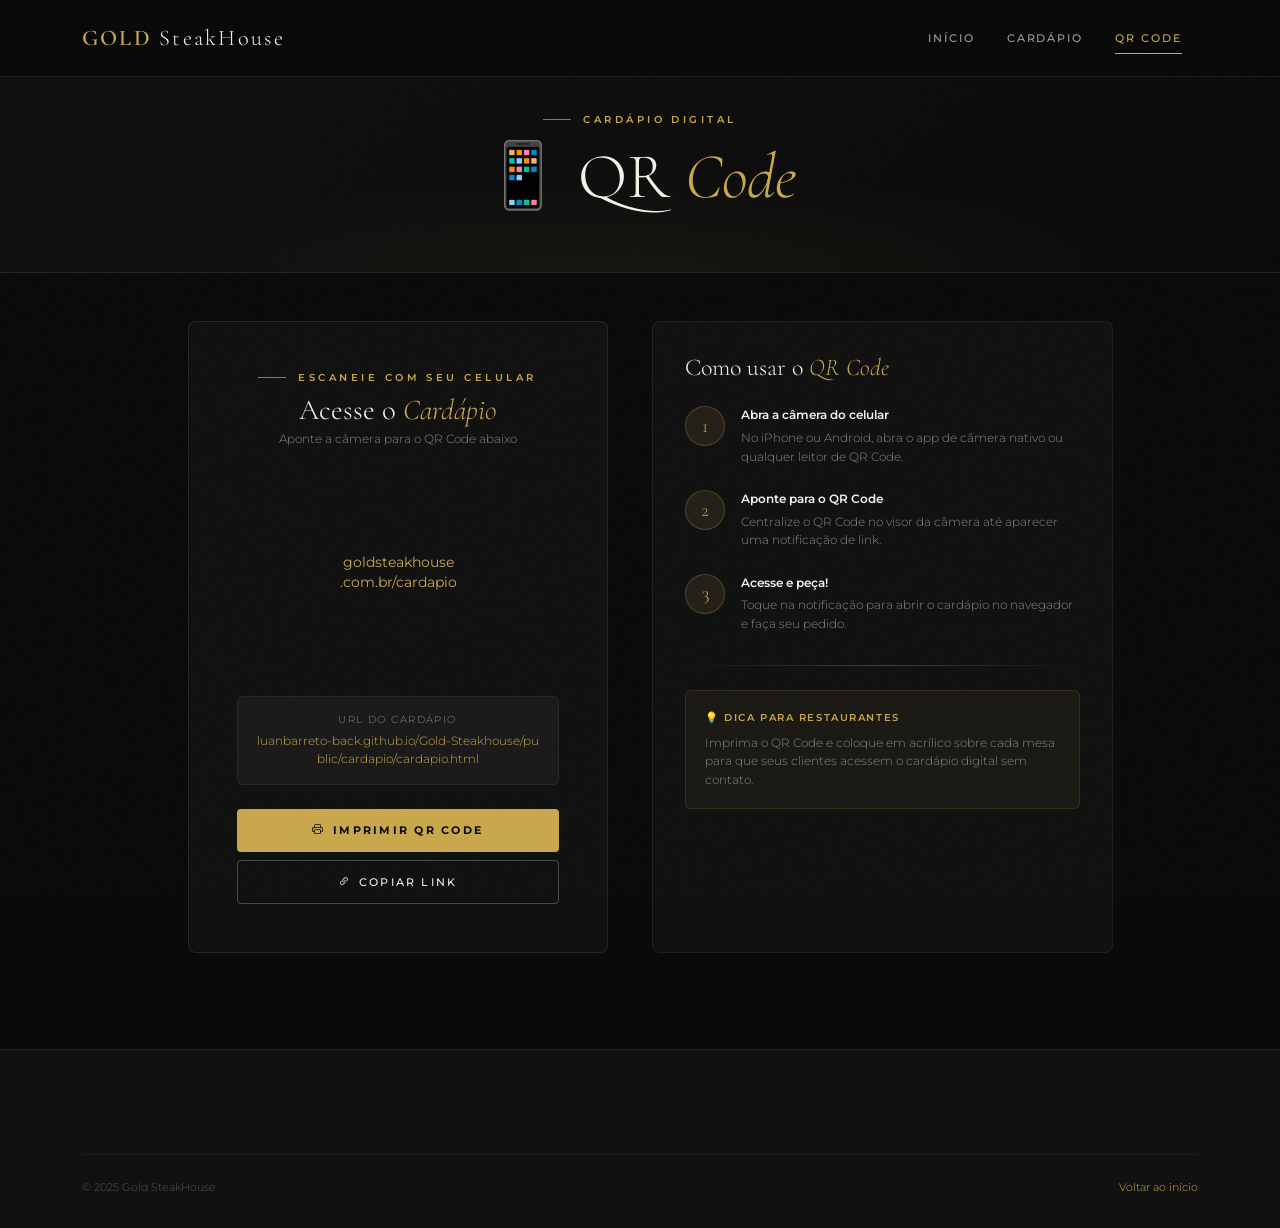
<file: public/qrcode/qrcode.html>
<!DOCTYPE html>
<html lang="pt-BR">
<head>
  <meta charset="UTF-8">
  <meta name="viewport" content="width=device-width, initial-scale=1.0">
  <title>QR Code — Gold SteakHouse</title>
  <link rel="preconnect" href="https://fonts.googleapis.com">
  <link href="https://fonts.googleapis.com/css2?family=Cormorant+Garamond:ital,wght@0,300;0,400;0,600;1,300;1,400&family=Montserrat:wght@300;400;500;600;700&display=swap" rel="stylesheet">
  <link href="https://cdn.jsdelivr.net/npm/bootstrap@5.3.3/dist/css/bootstrap.min.css" rel="stylesheet">
  <link href="https://cdn.jsdelivr.net/npm/bootstrap-icons@1.11.3/font/bootstrap-icons.min.css" rel="stylesheet">
  <link rel="stylesheet" href="../assets/css/global.css">
  <link rel="stylesheet" href="../assets/css/navbar.css">
  <link rel="stylesheet" href="../assets/css/pages.css">
</head>
<body>

<nav class="navbar navbar-expand-lg gs-navbar fixed-top">
  <div class="container">
    <a class="navbar-brand" href="../home/index.html">GOLD <span>SteakHouse</span></a>
    <button class="navbar-toggler" type="button" data-bs-toggle="collapse" data-bs-target="#navMenu">
      <span class="navbar-toggler-icon"></span>
    </button>
    <div class="collapse navbar-collapse" id="navMenu">
      <ul class="navbar-nav ms-auto mb-2 mb-lg-0">
        <li class="nav-item"><a class="nav-link" href="../home/index.html">Início</a></li>
        <li class="nav-item"><a class="nav-link" href="../cardapio/cardapio.html">Cardápio</a></li>
        <li class="nav-item"><a class="nav-link active" href="qrcode.html">QR Code</a></li>
      </ul>
    </div>
  </div>
</nav>

<header class="page-hero">
  <div class="container text-center">
    <div class="section-label justify-content-center">Cardápio digital</div>
    <h1>📱 QR <em>Code</em></h1>
  </div>
</header>

<main class="container" style="padding: 3rem 0 5rem;">
  <div class="row justify-content-center g-4">
    <div class="col-md-5">
      <div class="qr-card">
        <div class="section-label justify-content-center" style="margin-bottom:0.5rem;">Escaneie com seu celular</div>
        <h3 style="font-family:var(--font-display); font-size:1.8rem; font-weight:300; color:var(--white); text-align:center; margin-bottom:0.25rem;">
          Acesse o <em style="color:var(--gold);">Cardápio</em>
        </h3>
        <p style="font-size:0.72rem; color:var(--gray); text-align:center; margin-bottom:0;">Aponte a câmera para o QR Code abaixo</p>

        <!-- QR Code gerado via canvas -->
        <div style="display:flex; justify-content:center; margin:1.5rem 0;">
          <canvas id="qrCanvas" style="border-radius:8px;"></canvas>
        </div>

        <div style="background:var(--black-3); border:1px solid rgba(201,168,76,0.1); border-radius:6px; padding:1rem; text-align:center; margin-bottom:1.5rem;">
          <div style="font-size:0.6rem; color:var(--gray); letter-spacing:0.15em; text-transform:uppercase; margin-bottom:4px;">URL do cardápio</div>
          <div style="font-size:0.75rem; color:var(--gold); word-break:break-all;">luanbarreto-back.github.io/Gold-Steakhouse/public/cardapio/cardapio.html</div>
        </div>

        <div class="d-grid gap-2">
          <button class="btn-gold" onclick="imprimirQR()">
            <i class="bi bi-printer me-2"></i>Imprimir QR Code
          </button>
          <button class="btn-outline" onclick="copiarLink()">
            <i class="bi bi-link-45deg me-2"></i>Copiar Link
          </button>
        </div>
      </div>
    </div>

    <div class="col-md-5">
      <!-- Instruções -->
      <div style="background:var(--black-2); border:1px solid rgba(201,168,76,0.1); border-radius:8px; padding:2rem; height:100%;">
        <h4 style="font-family:var(--font-display); font-size:1.5rem; font-weight:300; color:var(--white); margin-bottom:1.5rem;">
          Como usar o <em style="color:var(--gold);">QR Code</em>
        </h4>
        <div class="d-flex flex-column gap-4">
          <div class="d-flex gap-3">
            <div style="width:40px; height:40px; background:rgba(201,168,76,0.1); border:1px solid rgba(201,168,76,0.25); border-radius:50%; display:flex; align-items:center; justify-content:center; font-family:var(--font-display); font-size:1.2rem; color:var(--gold); flex-shrink:0;">1</div>
            <div>
              <div style="font-size:0.78rem; font-weight:600; color:var(--white); margin-bottom:4px;">Abra a câmera do celular</div>
              <div style="font-size:0.72rem; color:var(--gray); line-height:1.6;">No iPhone ou Android, abra o app de câmera nativo ou qualquer leitor de QR Code.</div>
            </div>
          </div>
          <div class="d-flex gap-3">
            <div style="width:40px; height:40px; background:rgba(201,168,76,0.1); border:1px solid rgba(201,168,76,0.25); border-radius:50%; display:flex; align-items:center; justify-content:center; font-family:var(--font-display); font-size:1.2rem; color:var(--gold); flex-shrink:0;">2</div>
            <div>
              <div style="font-size:0.78rem; font-weight:600; color:var(--white); margin-bottom:4px;">Aponte para o QR Code</div>
              <div style="font-size:0.72rem; color:var(--gray); line-height:1.6;">Centralize o QR Code no visor da câmera até aparecer uma notificação de link.</div>
            </div>
          </div>
          <div class="d-flex gap-3">
            <div style="width:40px; height:40px; background:rgba(201,168,76,0.1); border:1px solid rgba(201,168,76,0.25); border-radius:50%; display:flex; align-items:center; justify-content:center; font-family:var(--font-display); font-size:1.2rem; color:var(--gold); flex-shrink:0;">3</div>
            <div>
              <div style="font-size:0.78rem; font-weight:600; color:var(--white); margin-bottom:4px;">Acesse e peça!</div>
              <div style="font-size:0.72rem; color:var(--gray); line-height:1.6;">Toque na notificação para abrir o cardápio no navegador e faça seu pedido.</div>
            </div>
          </div>
        </div>

        <div class="gold-divider" style="margin: 2rem 0 1.5rem;"></div>

        <div style="background:rgba(201,168,76,0.05); border:1px solid rgba(201,168,76,0.15); border-radius:6px; padding:1.2rem;">
          <div style="font-size:0.65rem; font-weight:600; letter-spacing:0.15em; color:var(--gold); text-transform:uppercase; margin-bottom:0.5rem;">💡 Dica para restaurantes</div>
          <p style="font-size:0.72rem; color:var(--gray); line-height:1.6; margin:0;">Imprima o QR Code e coloque em acrílico sobre cada mesa para que seus clientes acessem o cardápio digital sem contato.</p>
        </div>
      </div>
    </div>
  </div>
</main>

<footer class="site-footer" style="margin-top:1rem;">
  <div class="container">
    <div class="footer-bottom">
      <span>© 2025 Gold SteakHouse</span>
      <a href="../home/index.html" style="color:var(--gold);">Voltar ao início</a>
    </div>
  </div>
</footer>

<script src="https://cdn.jsdelivr.net/npm/bootstrap@5.3.3/dist/js/bootstrap.bundle.min.js"></script>
<script src="../assets/js/cart.js"></script>
<script>
  // Gera QR code simples via API pública
  document.addEventListener('DOMContentLoaded', () => {
    const url = 'https://luanbarreto-back.github.io/Gold-Steakhouse/public/cardapio/cardapio.html';
    const img = new Image();
    img.crossOrigin = 'anonymous';
    img.src = `https://api.qrserver.com/v1/create-qr-code/?size=200x200&data=${encodeURIComponent(url)}&color=C9A84C&bgcolor=111111&margin=10`;
    img.onload = () => {
      const canvas = document.getElementById('qrCanvas');
      canvas.width = 200;
      canvas.height = 200;
      const ctx = canvas.getContext('2d');
      ctx.drawImage(img, 0, 0);
    };
    img.onerror = () => {
      // Fallback: placeholder desenhado no canvas
      const canvas = document.getElementById('qrCanvas');
      canvas.width = 200;
      canvas.height = 200;
      const ctx = canvas.getContext('2d');
      ctx.fillStyle = '#111111';
      ctx.fillRect(0,0,200,200);
      ctx.fillStyle = '#C9A84C';
      ctx.font = '14px Montserrat, sans-serif';
      ctx.textAlign = 'center';
      ctx.fillText('goldsteakhouse', 100, 95);
      ctx.fillText('.com.br/cardapio', 100, 115);
    };
  });

  function imprimirQR() { window.print(); }

  function copiarLink() {
    navigator.clipboard.writeText('https://luanbarreto-back.github.io/Gold-Steakhouse/public/cardapio/cardapio.html').then(() => {
      showToast('✓ Link copiado para a área de transferência!');
    }).catch(() => {
      showToast('Link: luanbarreto-back.github.io/Gold-Steakhouse/public/cardapio/cardapio.html');
    });
  }

  function showToast(msg) {
    let t = document.getElementById('toast');
    if (!t) { t = document.createElement('div'); t.id='toast'; document.body.appendChild(t); }
    t.textContent = msg;
    t.classList.add('show');
    setTimeout(() => t.classList.remove('show'), 3000);
  }
</script>
</body>
</html>
</file>
<file: public/assets/css/global.css>
/* =============================================
   GOLD STEAKHOUSE — global.css
   ============================================= */

@import url('https://fonts.googleapis.com/css2?family=Cormorant+Garamond:ital,wght@0,300;0,400;0,600;1,300;1,400&family=Montserrat:wght@300;400;500;600;700&display=swap');

:root {
  --gold:        #C9A84C;
  --gold-light:  #E2C47A;
  --gold-dark:   #9A7535;
  --gold-subtle: rgba(201,168,76,0.08);
  --black:       #0A0A0A;
  --black-2:     #111111;
  --black-3:     #1A1A1A;
  --black-4:     #222222;
  --white:       #F5F0E8;
  --white-2:     #EDE8DC;
  --gray:        #888880;
  --gray-light:  #555550;
  --font-display: 'Cormorant Garamond', serif;
  --font-body:    'Montserrat', sans-serif;
  --transition:   0.35s cubic-bezier(0.25, 0.1, 0.25, 1);
  --radius:       4px;
}

*, *::before, *::after { box-sizing: border-box; margin: 0; padding: 0; }
html { scroll-behavior: smooth; }

body {
  background: var(--black);
  color: var(--white);
  font-family: var(--font-body);
  font-weight: 300;
  overflow-x: hidden;
}

a { text-decoration: none; color: inherit; }
img { max-width: 100%; display: block; }
ul { list-style: none; }

::-webkit-scrollbar { width: 4px; }
::-webkit-scrollbar-track { background: var(--black-2); }
::-webkit-scrollbar-thumb { background: var(--gold-dark); }

/* ---- NOISE OVERLAY ---- */
body::before {
  content: '';
  position: fixed;
  inset: 0;
  background-image: url("data:image/svg+xml,%3Csvg viewBox='0 0 256 256' xmlns='http://www.w3.org/2000/svg'%3E%3Cfilter id='noise'%3E%3CfeTurbulence type='fractalNoise' baseFrequency='0.9' numOctaves='4' stitchTiles='stitch'/%3E%3C/filter%3E%3Crect width='100%25' height='100%25' filter='url(%23noise)' opacity='0.04'/%3E%3C/svg%3E");
  pointer-events: none;
  z-index: 9999;
  opacity: 0.4;
}

/* ---- SECTION LABELS ---- */
.section-label {
  font-size: 0.62rem;
  font-weight: 600;
  letter-spacing: 0.35em;
  text-transform: uppercase;
  color: var(--gold);
  margin-bottom: 0.75rem;
  display: flex;
  align-items: center;
  gap: 12px;
}
.section-label::before {
  content: '';
  width: 28px;
  height: 1px;
  background: var(--gold-dark);
  flex-shrink: 0;
}

.section-title {
  font-family: var(--font-display);
  font-size: clamp(2.2rem, 4.5vw, 4rem);
  font-weight: 300;
  line-height: 1.05;
  color: var(--white);
  margin-bottom: 2rem;
}
.section-title em { font-style: italic; color: var(--gold); }

/* ---- BOTÕES ---- */
.btn-gold {
  background: var(--gold);
  color: var(--black);
  border: none;
  padding: 13px 32px;
  font-family: var(--font-body);
  font-size: 0.7rem;
  font-weight: 700;
  letter-spacing: 0.2em;
  text-transform: uppercase;
  cursor: pointer;
  transition: all var(--transition);
  border-radius: var(--radius);
  display: inline-block;
}
.btn-gold:hover { background: var(--gold-light); transform: translateY(-2px); box-shadow: 0 8px 24px rgba(201,168,76,0.25); color: var(--black); }

.btn-outline {
  background: transparent;
  color: var(--white);
  border: 1px solid rgba(245,240,232,0.25);
  padding: 13px 32px;
  font-family: var(--font-body);
  font-size: 0.7rem;
  font-weight: 500;
  letter-spacing: 0.2em;
  text-transform: uppercase;
  cursor: pointer;
  transition: all var(--transition);
  border-radius: var(--radius);
  display: inline-block;
}
.btn-outline:hover { border-color: var(--gold); color: var(--gold); transform: translateY(-2px); }

/* ---- INPUTS ---- */
.form-label-gold {
  display: block;
  font-size: 0.62rem;
  font-weight: 600;
  letter-spacing: 0.22em;
  text-transform: uppercase;
  color: var(--gray);
  margin-bottom: 8px;
}
.form-control-gold {
  width: 100%;
  background: var(--black-2);
  border: 1px solid rgba(201,168,76,0.18);
  color: var(--white);
  padding: 12px 16px;
  font-family: var(--font-body);
  font-size: 0.82rem;
  outline: none;
  transition: border-color var(--transition);
  border-radius: var(--radius);
}
.form-control-gold:focus { border-color: var(--gold); }
.form-control-gold::placeholder { color: var(--gray-light); }

/* ---- DIVIDER ---- */
.gold-divider {
  height: 1px;
  background: linear-gradient(90deg, transparent, rgba(201,168,76,0.3), transparent);
  margin: 3rem 0;
}

/* ---- TOAST ---- */
#toast {
  position: fixed;
  bottom: 2rem;
  right: 2rem;
  background: var(--black-3);
  border: 1px solid rgba(201,168,76,0.3);
  border-left: 3px solid var(--gold);
  color: var(--white);
  padding: 1rem 1.5rem;
  font-size: 0.78rem;
  z-index: 5000;
  transform: translateY(20px);
  opacity: 0;
  transition: all 0.4s cubic-bezier(0.25, 0.1, 0.25, 1);
  pointer-events: none;
  border-radius: var(--radius);
  max-width: 320px;
}
#toast.show { transform: translateY(0); opacity: 1; }

/* ---- FOOTER ---- */
.site-footer {
  background: var(--black-2);
  border-top: 1px solid rgba(201,168,76,0.1);
  padding: 4rem 0 2rem;
  margin-top: 5rem;
}
.footer-logo {
  font-family: var(--font-display);
  font-size: 1.8rem;
  font-weight: 600;
  color: var(--gold);
  letter-spacing: 0.06em;
  margin-bottom: 0.5rem;
}
.footer-desc { font-size: 0.78rem; color: var(--gray); line-height: 1.8; }
.footer-heading {
  font-size: 0.62rem;
  font-weight: 600;
  letter-spacing: 0.25em;
  text-transform: uppercase;
  color: var(--gold);
  margin-bottom: 1rem;
}
.footer-links li { margin-bottom: 8px; }
.footer-links a { font-size: 0.78rem; color: var(--gray); transition: color var(--transition); }
.footer-links a:hover { color: var(--white); }
.footer-bottom {
  border-top: 1px solid rgba(201,168,76,0.08);
  margin-top: 2.5rem;
  padding-top: 1.5rem;
  font-size: 0.7rem;
  color: var(--gray-light);
  display: flex;
  justify-content: space-between;
  flex-wrap: wrap;
  gap: 0.5rem;
}
</file>
<file: public/assets/css/navbar.css>
/* =============================================
   GOLD STEAKHOUSE — navbar.css
   ============================================= */

.gs-navbar {
  background: rgba(10,10,10,0.96) !important;
  border-bottom: 1px solid rgba(201,168,76,0.12);
  backdrop-filter: blur(12px);
  -webkit-backdrop-filter: blur(12px);
  padding: 1rem 0;
  transition: all 0.3s ease;
  z-index: 1050;
}

.gs-navbar.scrolled {
  padding: 0.6rem 0;
  border-bottom-color: rgba(201,168,76,0.22);
}

.navbar-brand {
  font-family: 'Cormorant Garamond', serif;
  font-size: 1.4rem;
  font-weight: 600;
  color: var(--gold) !important;
  letter-spacing: 0.1em;
}
.navbar-brand span { color: var(--white); font-weight: 300; }

.nav-link {
  font-family: 'Montserrat', sans-serif;
  font-size: 0.68rem !important;
  font-weight: 500 !important;
  letter-spacing: 0.18em !important;
  text-transform: uppercase !important;
  color: rgba(245,240,232,0.65) !important;
  padding: 0.4rem 1rem !important;
  transition: color 0.3s ease !important;
  position: relative;
}
.nav-link:hover,
.nav-link.active {
  color: var(--gold) !important;
}
.nav-link.active::after {
  content: '';
  position: absolute;
  bottom: -2px;
  left: 1rem;
  right: 1rem;
  height: 1px;
  background: var(--gold);
}

.btn-cart-nav {
  background: transparent;
  border: 1px solid rgba(201,168,76,0.4);
  color: var(--gold);
  font-family: 'Montserrat', sans-serif;
  font-size: 0.68rem;
  font-weight: 600;
  letter-spacing: 0.15em;
  text-transform: uppercase;
  padding: 8px 18px;
  border-radius: 3px;
  transition: all 0.3s ease;
  position: relative;
  display: inline-flex;
  align-items: center;
  gap: 8px;
}
.btn-cart-nav:hover { background: var(--gold); color: var(--black); }

.cart-badge {
  background: var(--gold);
  color: var(--black);
  border-radius: 50%;
  width: 18px;
  height: 18px;
  font-size: 0.6rem;
  font-weight: 700;
  display: flex;
  align-items: center;
  justify-content: center;
  line-height: 1;
}

.navbar-toggler {
  border: 1px solid rgba(201,168,76,0.3) !important;
  padding: 6px 10px !important;
}
.navbar-toggler-icon {
  background-image: url("data:image/svg+xml,%3csvg xmlns='http://www.w3.org/2000/svg' viewBox='0 0 30 30'%3e%3cpath stroke='rgba%28201%2C168%2C76%2C0.8%29' stroke-linecap='round' stroke-miterlimit='10' stroke-width='2' d='M4 7h22M4 15h22M4 23h22'/%3e%3c/svg%3e") !important;
}

@media (max-width: 991px) {
  .navbar-collapse {
    background: var(--black-2);
    border: 1px solid rgba(201,168,76,0.1);
    border-radius: 4px;
    padding: 1rem;
    margin-top: 0.5rem;
  }
  .nav-link.active::after { display: none; }
}
</file>
<file: public/assets/css/home.css>
/* =============================================
   GOLD STEAKHOUSE — home.css
   ============================================= */

/* ---- HERO ---- */
.hero {
  min-height: 100vh;
  background: linear-gradient(160deg, var(--black) 0%, #0f0a03 50%, var(--black-2) 100%);
  display: flex;
  align-items: center;
  position: relative;
  overflow: hidden;
  padding-top: 80px;
}

.hero-bg-pattern {
  position: absolute;
  inset: 0;
  background-image:
    radial-gradient(circle at 20% 50%, rgba(201,168,76,0.04) 0%, transparent 50%),
    radial-gradient(circle at 80% 20%, rgba(201,168,76,0.03) 0%, transparent 40%);
  pointer-events: none;
}

.hero-line-deco {
  position: absolute;
  right: 0;
  top: 0;
  bottom: 0;
  width: 1px;
  background: linear-gradient(to bottom, transparent, rgba(201,168,76,0.15), transparent);
  display: none;
}
@media(min-width:992px) { .hero-line-deco { display: block; right: 25%; } }

.hero-tag {
  font-size: 0.62rem;
  font-weight: 600;
  letter-spacing: 0.4em;
  text-transform: uppercase;
  color: var(--gold);
  margin-bottom: 1.5rem;
  display: flex;
  align-items: center;
  gap: 12px;
}
.hero-tag::before {
  content: '';
  width: 32px;
  height: 1px;
  background: var(--gold-dark);
}

.hero-title {
  font-family: var(--font-display);
  font-size: clamp(4rem, 9vw, 8rem);
  font-weight: 300;
  line-height: 0.95;
  color: var(--white);
  margin-bottom: 1.5rem;
}
.hero-title em { font-style: italic; color: var(--gold); display: block; }
.hero-title strong { font-weight: 600; display: block; }

.hero-sub {
  font-size: 0.85rem;
  color: var(--gray);
  line-height: 1.7;
  margin-bottom: 2.5rem;
  max-width: 420px;
  letter-spacing: 0.04em;
}

.hero-ctas { display: flex; gap: 1rem; flex-wrap: wrap; }

.hero-stats {
  display: flex;
  gap: 2.5rem;
  margin-top: 4rem;
  padding-top: 2.5rem;
  border-top: 1px solid rgba(201,168,76,0.1);
  flex-wrap: wrap;
}
.hero-stat-num {
  font-family: var(--font-display);
  font-size: 2.2rem;
  font-weight: 300;
  color: var(--gold);
  line-height: 1;
  margin-bottom: 4px;
}
.hero-stat-label {
  font-size: 0.62rem;
  font-weight: 500;
  letter-spacing: 0.18em;
  text-transform: uppercase;
  color: var(--gray);
}

/* ---- SEÇÃO DESTAQUE ---- */
.home-section { padding: 5rem 0; }

/* ---- CARDS DE DESTAQUE ---- */
.feature-card {
  background: var(--black-2);
  border: 1px solid rgba(201,168,76,0.1);
  border-radius: 6px;
  padding: 2rem;
  height: 100%;
  transition: all 0.35s ease;
}
.feature-card:hover {
  border-color: rgba(201,168,76,0.3);
  transform: translateY(-4px);
}
.feature-icon {
  font-size: 2.2rem;
  margin-bottom: 1rem;
  display: block;
}
.feature-title {
  font-family: var(--font-display);
  font-size: 1.4rem;
  font-weight: 400;
  color: var(--white);
  margin-bottom: 0.6rem;
}
.feature-desc { font-size: 0.78rem; color: var(--gray); line-height: 1.7; }

/* ---- DESTAQUE DO CARDÁPIO (preview) ---- */
.preview-grid { }
.preview-item {
  background: var(--black-2);
  border: 1px solid rgba(201,168,76,0.1);
  border-radius: 6px;
  overflow: hidden;
  transition: all 0.35s ease;
}
.preview-item:hover { border-color: rgba(201,168,76,0.3); transform: translateY(-3px); }
.preview-img {
  width: 100%;
  aspect-ratio: 4/3;
  object-fit: cover;
}
.preview-body { padding: 1rem 1.2rem; }
.preview-name {
  font-family: var(--font-display);
  font-size: 1.2rem;
  font-weight: 400;
  color: var(--white);
  margin-bottom: 0.4rem;
}
.preview-preco { font-family: var(--font-display); font-size: 1.35rem; color: var(--gold); }

/* ---- CTA BANNER ---- */
.cta-banner {
  background: linear-gradient(135deg, rgba(201,168,76,0.08) 0%, transparent 60%);
  border: 1px solid rgba(201,168,76,0.15);
  border-radius: 8px;
  padding: 3.5rem;
  text-align: center;
}
.cta-banner h2 {
  font-family: var(--font-display);
  font-size: clamp(2rem, 4vw, 3.5rem);
  font-weight: 300;
  color: var(--white);
  margin-bottom: 1rem;
}
.cta-banner p { font-size: 0.82rem; color: var(--gray); margin-bottom: 2rem; }
</file>
<file: public/assets/css/pages.css>
/* =============================================
   GOLD STEAKHOUSE — pages.css
   ============================================= */

/* ---- PAGE HERO (páginas internas) ---- */
.page-hero {
  background: linear-gradient(135deg, var(--black-2) 0%, var(--black) 100%);
  border-bottom: 1px solid rgba(201,168,76,0.12);
  padding: 7rem 0 3rem;
  position: relative;
  overflow: hidden;
}
.page-hero::before {
  content: '';
  position: absolute;
  inset: 0;
  background: radial-gradient(ellipse 60% 50% at 50% 100%, rgba(201,168,76,0.05) 0%, transparent 70%);
}
.page-hero h1 {
  font-family: var(--font-display);
  font-size: clamp(2.5rem, 5vw, 4rem);
  font-weight: 300;
  color: var(--white);
}
.page-hero h1 em { font-style: italic; color: var(--gold); }

/* ---- LOGIN ---- */
.login-wrap {
  min-height: 100vh;
  display: flex;
  align-items: center;
  background: linear-gradient(135deg, var(--black) 0%, #0f0a03 100%);
  padding-top: 80px;
  padding-bottom: 3rem;
}
.login-card {
  background: var(--black-2);
  border: 1px solid rgba(201,168,76,0.15);
  border-radius: 8px;
  padding: 3rem;
  width: 100%;
  max-width: 440px;
  margin: 0 auto;
}
.login-logo {
  font-family: var(--font-display);
  font-size: 1.8rem;
  font-weight: 600;
  color: var(--gold);
  letter-spacing: 0.08em;
  text-align: center;
  margin-bottom: 0.25rem;
}
.login-sub {
  text-align: center;
  font-size: 0.72rem;
  color: var(--gray);
  letter-spacing: 0.1em;
  margin-bottom: 2rem;
}
.login-divider {
  display: flex;
  align-items: center;
  gap: 1rem;
  margin: 1.5rem 0;
}
.login-divider::before, .login-divider::after {
  content: '';
  flex: 1;
  height: 1px;
  background: rgba(201,168,76,0.1);
}
.login-divider span { font-size: 0.65rem; color: var(--gray); letter-spacing: 0.1em; }
.login-footer { text-align: center; font-size: 0.75rem; color: var(--gray); margin-top: 1.5rem; }
.login-footer a { color: var(--gold); }

/* ---- CARRINHO ---- */
.carrinho-wrap { padding: 2rem 0 4rem; }
.cart-item {
  background: var(--black-2);
  border: 1px solid rgba(201,168,76,0.1);
  border-radius: 6px;
  padding: 1.2rem;
  display: flex;
  align-items: center;
  gap: 1rem;
  margin-bottom: 1rem;
  transition: border-color 0.3s;
}
.cart-item:hover { border-color: rgba(201,168,76,0.25); }
.cart-item-img {
  width: 72px;
  height: 72px;
  object-fit: cover;
  border-radius: 4px;
  flex-shrink: 0;
}
.cart-item-name {
  font-family: var(--font-display);
  font-size: 1.15rem;
  font-weight: 400;
  color: var(--white);
  line-height: 1.2;
}
.cart-item-preco { font-size: 0.78rem; color: var(--gray); }
.qty-ctrl {
  display: flex;
  align-items: center;
  border: 1px solid rgba(201,168,76,0.2);
  border-radius: 3px;
  overflow: hidden;
}
.qty-btn {
  width: 32px;
  height: 32px;
  background: var(--black-3);
  border: none;
  color: var(--gold);
  font-size: 1rem;
  cursor: pointer;
  transition: background 0.2s;
}
.qty-btn:hover { background: rgba(201,168,76,0.12); }
.qty-num {
  width: 36px;
  height: 32px;
  background: var(--black-2);
  display: flex;
  align-items: center;
  justify-content: center;
  font-family: var(--font-display);
  font-size: 1rem;
  color: var(--white);
}
.cart-item-subtotal {
  font-family: var(--font-display);
  font-size: 1.3rem;
  color: var(--gold);
  min-width: 80px;
  text-align: right;
}
.btn-remove {
  background: none;
  border: none;
  color: var(--gray);
  cursor: pointer;
  font-size: 0.9rem;
  padding: 4px;
  transition: color 0.2s;
}
.btn-remove:hover { color: #e74c3c; }

.cart-summary {
  background: var(--black-2);
  border: 1px solid rgba(201,168,76,0.15);
  border-radius: 8px;
  padding: 1.8rem;
  position: sticky;
  top: 90px;
}
.summary-title {
  font-family: var(--font-display);
  font-size: 1.5rem;
  font-weight: 400;
  color: var(--white);
  margin-bottom: 1.5rem;
  padding-bottom: 1rem;
  border-bottom: 1px solid rgba(201,168,76,0.1);
}
.summary-line {
  display: flex;
  justify-content: space-between;
  font-size: 0.78rem;
  color: var(--gray);
  margin-bottom: 0.6rem;
}
.summary-total {
  display: flex;
  justify-content: space-between;
  align-items: center;
  margin-top: 1rem;
  padding-top: 1rem;
  border-top: 1px solid rgba(201,168,76,0.1);
}
.summary-total-label { font-size: 0.72rem; font-weight: 600; letter-spacing: 0.1em; text-transform: uppercase; color: var(--white); }
.summary-total-val {
  font-family: var(--font-display);
  font-size: 2rem;
  color: var(--gold);
}
.empty-cart { text-align: center; padding: 4rem 2rem; color: var(--gray); }
.empty-cart-icon { font-size: 4rem; margin-bottom: 1rem; }

/* ---- PERFIL ---- */
.perfil-card {
  background: var(--black-2);
  border: 1px solid rgba(201,168,76,0.12);
  border-radius: 8px;
  overflow: hidden;
}
.perfil-header {
  background: linear-gradient(135deg, rgba(201,168,76,0.08) 0%, transparent 100%);
  border-bottom: 1px solid rgba(201,168,76,0.12);
  padding: 2rem;
  text-align: center;
}
.perfil-avatar {
  width: 80px;
  height: 80px;
  background: rgba(201,168,76,0.1);
  border: 2px solid rgba(201,168,76,0.3);
  border-radius: 50%;
  display: flex;
  align-items: center;
  justify-content: center;
  font-size: 2rem;
  margin: 0 auto 1rem;
}
.perfil-name {
  font-family: var(--font-display);
  font-size: 1.8rem;
  font-weight: 300;
  color: var(--white);
}
.perfil-email { font-size: 0.75rem; color: var(--gray); }
.perfil-body { padding: 2rem; }

/* ---- QRCODE ---- */
.qr-card {
  background: var(--black-2);
  border: 1px solid rgba(201,168,76,0.15);
  border-radius: 8px;
  padding: 3rem;
  text-align: center;
  max-width: 420px;
  margin: 0 auto;
}
.qr-placeholder {
  width: 200px;
  height: 200px;
  background: var(--white);
  border-radius: 4px;
  display: flex;
  align-items: center;
  justify-content: center;
  margin: 1.5rem auto;
  font-size: 0.72rem;
  color: var(--black);
  letter-spacing: 0.05em;
}

/* ---- DELIVERY ---- */
.delivery-form {
  background: var(--black-2);
  border: 1px solid rgba(201,168,76,0.12);
  border-radius: 8px;
  padding: 2rem;
}

/* ---- RECUPERAÇÃO SENHA ---- */
.recovery-card {
  background: var(--black-2);
  border: 1px solid rgba(201,168,76,0.15);
  border-radius: 8px;
  padding: 3rem;
  width: 100%;
  max-width: 420px;
  margin: 0 auto;
}
</file>
